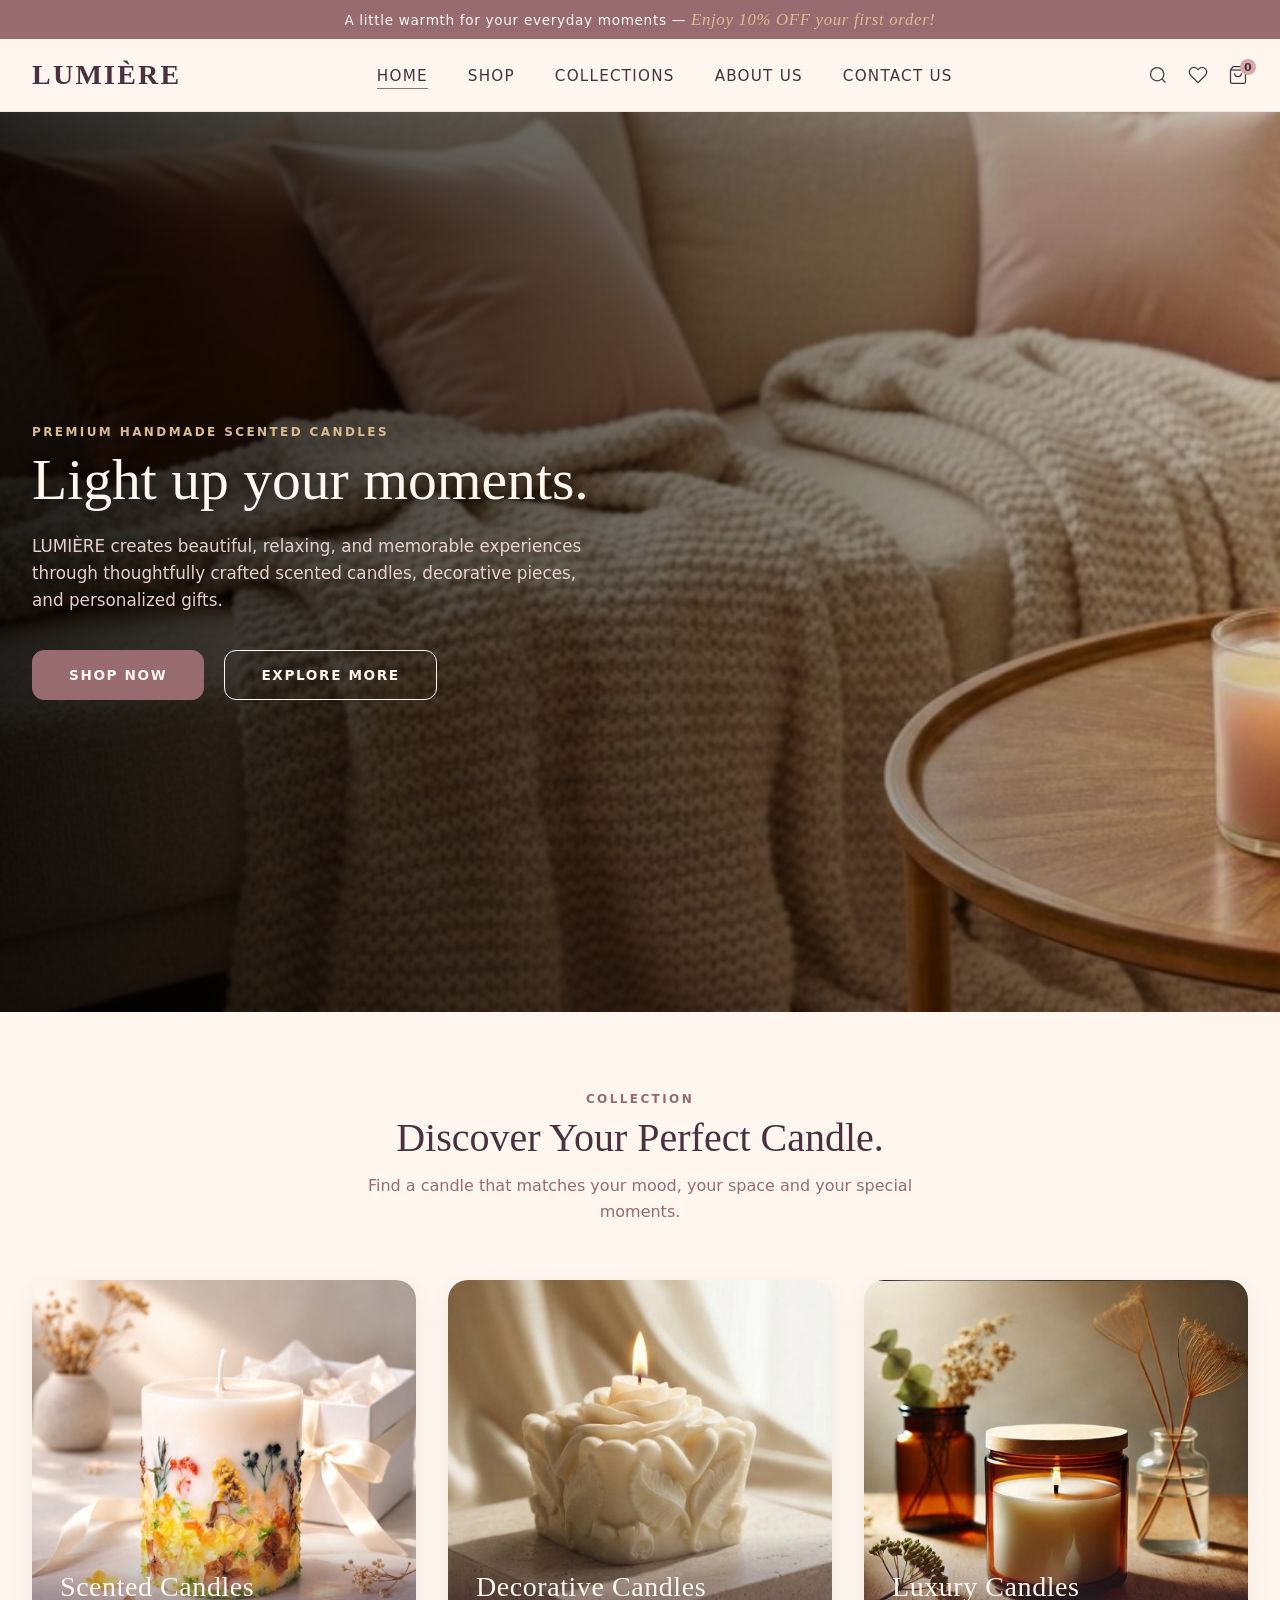
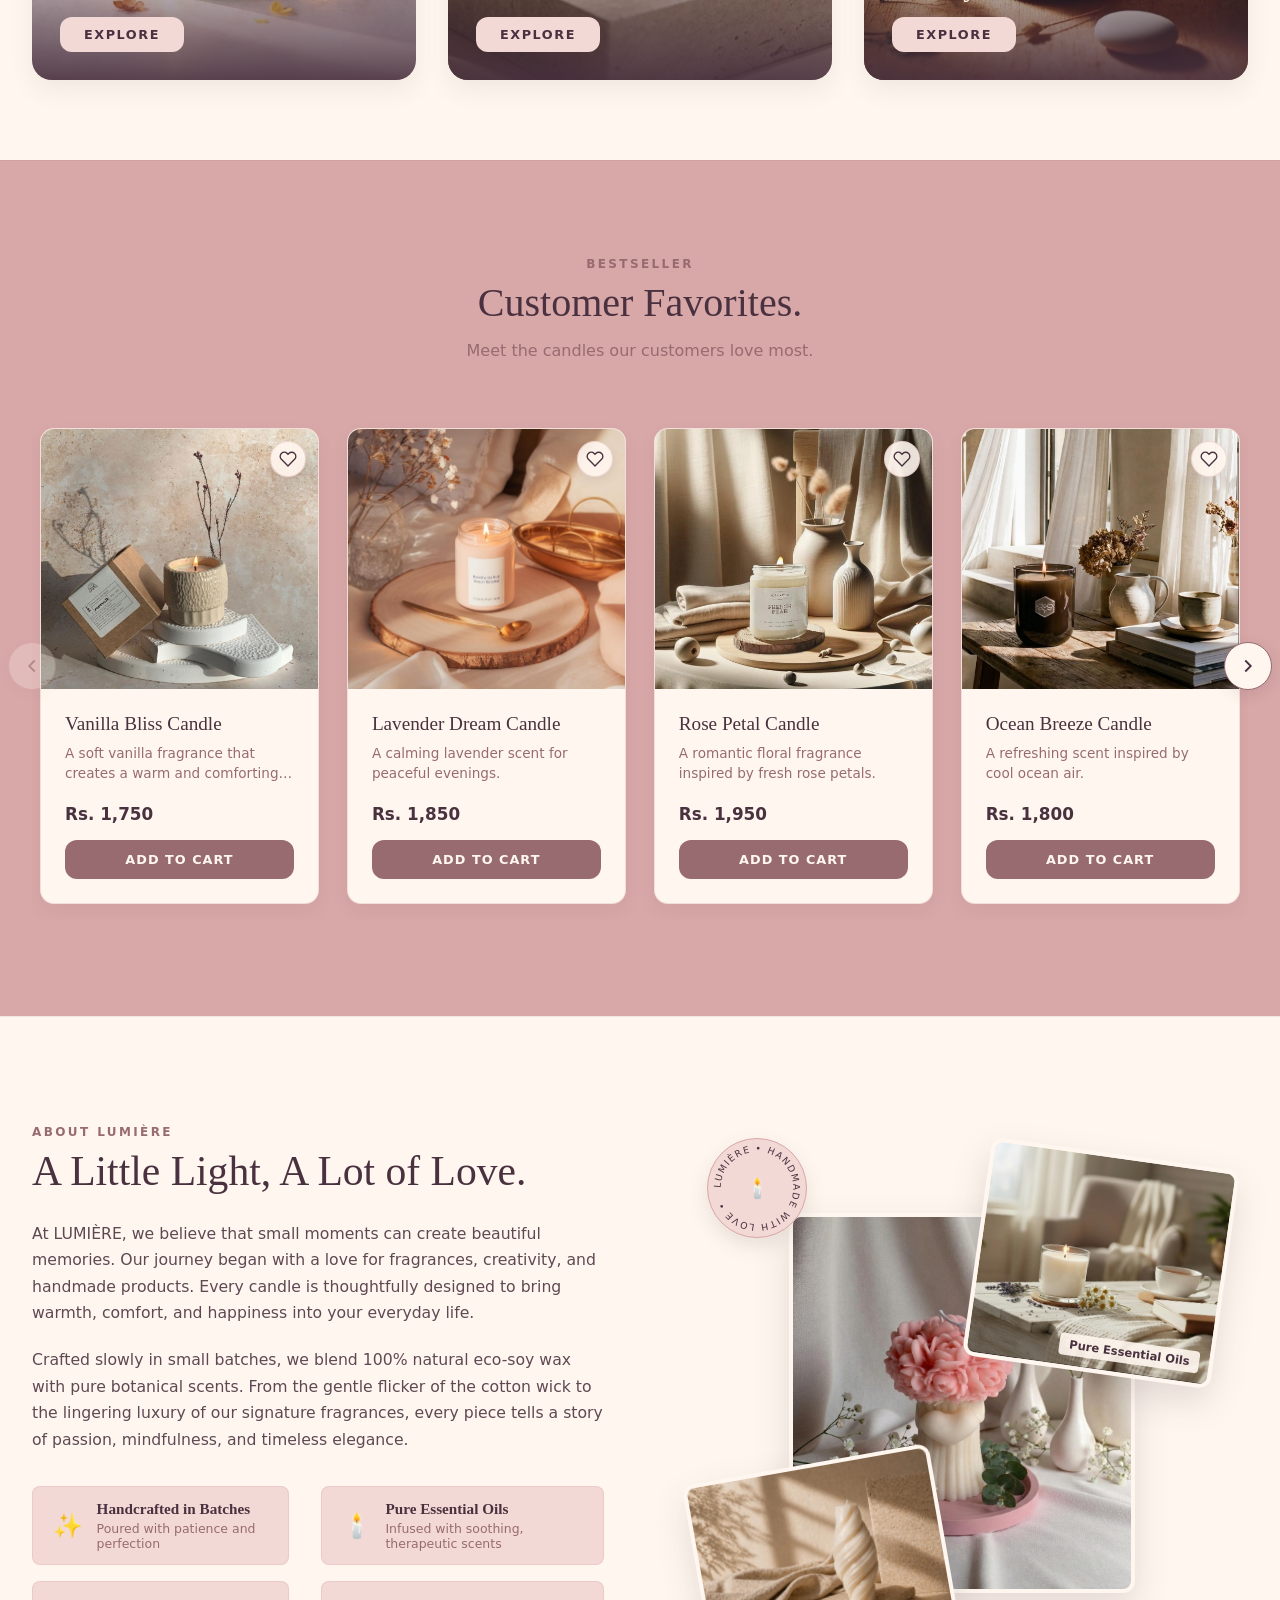
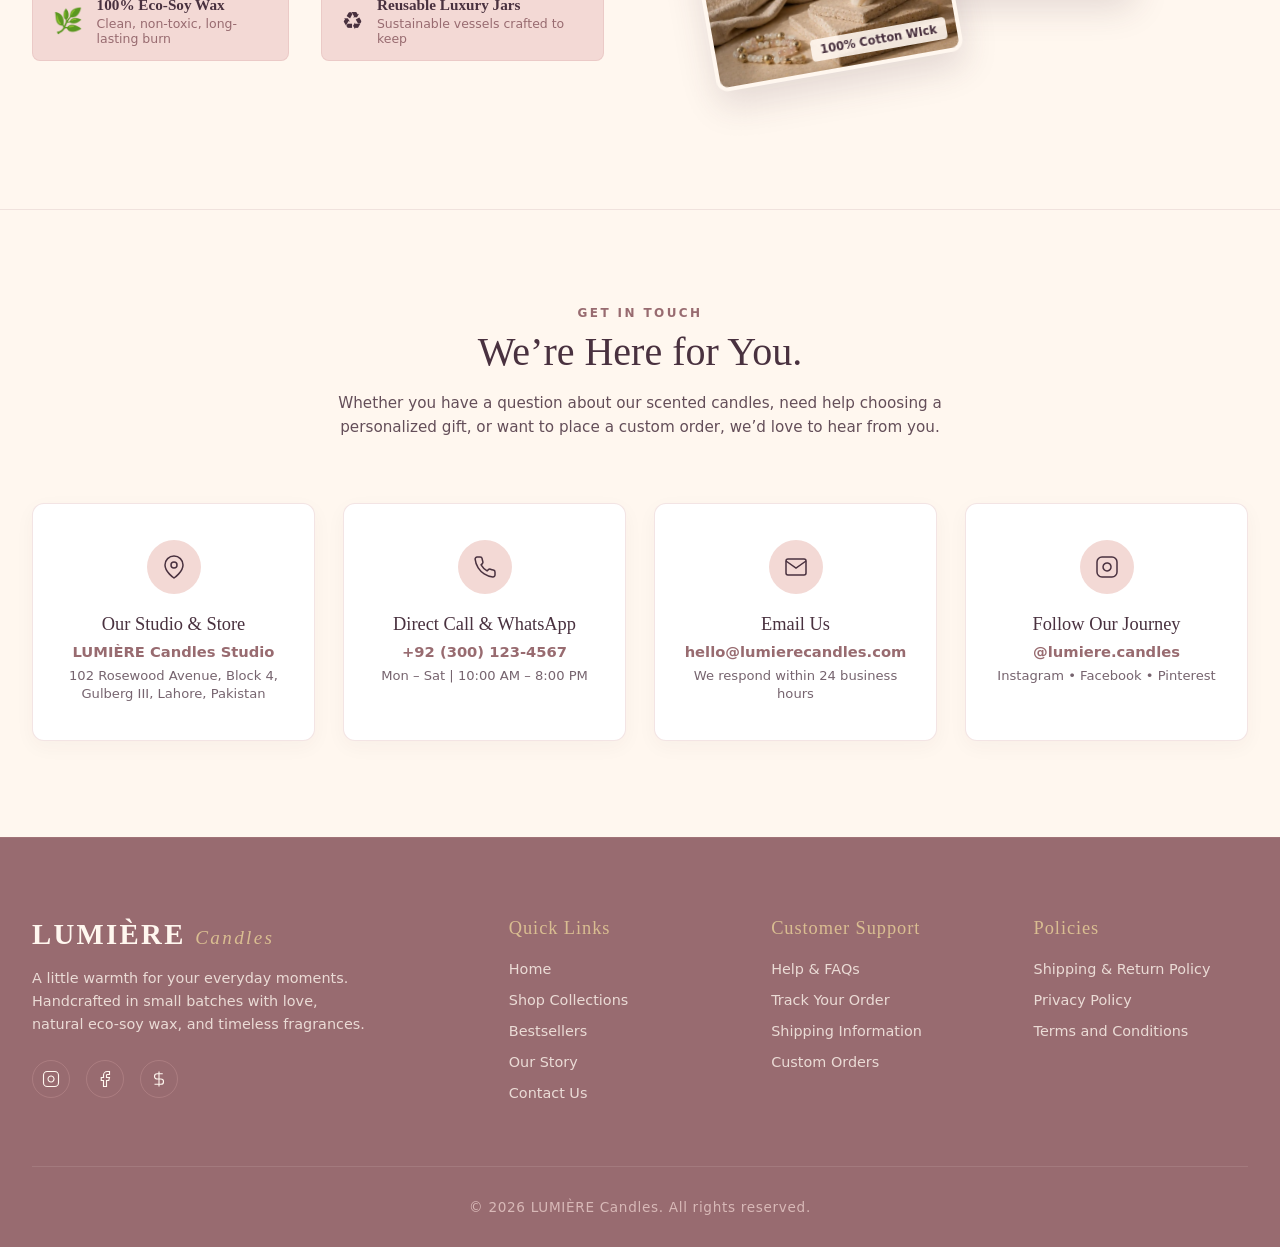
<file: index.html>
<!DOCTYPE html>
<html lang="en">

<head>

  <meta charset="UTF-8">
  <meta name="viewport" content="width=device-width, initial-scale=1.0">
  <title>LUMIÈRE</title>
  <link rel="stylesheet" href="styles.css">

</head>

<body>

  <!-- A. Announcement Bar -->
  <div class="announcement-bar">
    <p>A little warmth for your everyday moments — <span class="accent-text">Enjoy 10% OFF your first order!</span></p>
  </div>

  <!-- B. Navigation Bar -->
  <header class="site-header">
    <div class="navbar-container">

      <!-- Mobile Hamburger Toggle -->
      <button class="mobile-toggle" id="mobileToggle" aria-label="Toggle Navigation">
        <span></span>
        <span></span>
        <span></span>
      </button>

      <!-- Brand Logo -->
      <a href="#" class="brand-logo">LUMIÈRE</a>

      <!-- Center Navigation Links -->
      <nav class="nav-links" id="navLinks">
        <ul>
          <li><a href="#home" class="active">Home</a></li>
          <li><a href="#bestsellers">Shop</a></li>
          <li><a href="#collections">Collections</a></li>
          <li><a href="#story">About Us</a></li>
          <li><a href="#contact">Contact Us</a></li>
        </ul>
      </nav>

      <!-- Right Action Icons -->
      <div class="nav-actions">
        <!-- Search Icon -->
        <button class="icon-btn" aria-label="Search">
          <svg width="20" height="20" viewBox="0 0 24 24" fill="none" stroke="currentColor" stroke-width="1.5">
            <circle cx="11" cy="11" r="8"></circle>
            <line x1="21" y1="21" x2="16.65" y2="16.65"></line>
          </svg>
        </button>

        <!-- Wishlist Link -->
        <a href="wishlist.html" class="icon-btn" aria-label="Wishlist">
          <svg width="20" height="20" viewBox="0 0 24 24" fill="none" stroke="currentColor" stroke-width="1.5">
            <path
              d="M20.84 4.61a5.5 5.5 0 0 0-7.78 0L12 5.67l-1.06-1.06a5.5 5.5 0 0 0-7.78 7.78l1.06 1.06L12 21.23l7.78-7.78 1.06-1.06a5.5 5.5 0 0 0 0-7.78z">
            </path>
          </svg>
        </a>

        <!-- Shopping Bag Link -->
        <a href="cart.html" class="icon-btn bag-btn" aria-label="Shopping Bag">
          <svg width="20" height="20" viewBox="0 0 24 24" fill="none" stroke="currentColor" stroke-width="1.5">
            <path d="M6 2L3 6v14a2 2 0 0 0 2 2h14a2 2 0 0 0 2-2V6l-3-4z"></path>
            <line x1="3" y1="6" x2="21" y2="6"></line>
            <path d="M16 10a4 4 0 0 1-8 0"></path>
          </svg>
          <span class="bag-count">0</span>
        </a>
      </div>

    </div>
  </header>

  <!-- C. Hero Section -->
  <section class="hero-section" id="home">
    <!-- Full Background Image Container -->
    <div class="hero-bg-overlay"></div>

    <!-- Hero Content Left-Aligned -->
    <div class="hero-container">
      <div class="hero-content">
        <span class="hero-eyebrow">PREMIUM HANDMADE SCENTED CANDLES</span>

        <h1 class="hero-title">Light up your moments.</h1>

        <p class="hero-description">
          LUMIÈRE creates beautiful, relaxing, and memorable experiences through thoughtfully crafted scented candles,
          decorative pieces, and personalized gifts.
        </p>

        <div class="hero-btn-group">
          <a href="#bestsellers" class="btn btn-primary">Shop Now</a>
          <a href="#collections" class="btn btn-secondary">Explore more</a>
        </div>
      </div>
    </div>
  </section>

  <!-- D. Shop by Collection Section (Updated Links) -->
  <section class="collections-section" id="collections">
    <div class="collections-container">

      <div class="section-header">
        <span class="collection-eyebrow">COLLECTION</span>
        <h2 class="section-title">Discover Your Perfect Candle.</h2>
        <p class="section-description">
          Find a candle that matches your mood, your space and your special moments.
        </p>
      </div>

      <div class="collections-grid">

        <!-- Card 1: Scented Candles -->
        <div class="collection-card">
          <img src="assets/scent-candle-1.jpeg" alt="Scented Candles" class="card-img" loading="lazy">
          <div class="card-overlay">
            <h3 class="card-name">Scented Candles</h3>
            <a href="shop.html?category=scented" class="btn-explore" data-category="scented">Explore</a>
          </div>
        </div>

        <!-- Card 2: Decorative Candles -->
        <div class="collection-card">
          <img src="assets/flower-candle-1.jpeg" alt="Decorative Candles" class="card-img" loading="lazy">
          <div class="card-overlay">
            <h3 class="card-name">Decorative Candles</h3>
            <a href="shop.html?category=decorative" class="btn-explore" data-category="decorative">Explore</a>
          </div>
        </div>

        <!-- Card 3: Luxury Candles -->
        <div class="collection-card">
          <img src="assets/candle-1.jpeg" alt="Luxury Candles" class="card-img" loading="lazy">
          <div class="card-overlay">
            <h3 class="card-name">Luxury Candles</h3>
            <a href="shop.html?category=luxury" class="btn-explore" data-category="luxury">Explore</a>
          </div>
        </div>

      </div>

    </div>
  </section>

  <!-- E. Bestsellers Carousel Section -->
  <section class="bestsellers-section" id="bestsellers">
    <div class="bestsellers-container">

      <div class="section-header center">
        <span class="bestseller-eyebrow">BESTSELLER</span>
        <h2 class="section-title">Customer Favorites.</h2>
        <p class="section-description">Meet the candles our customers love most.</p>
      </div>

      <div class="carousel-outer-wrapper">
        <button class="arrow-btn prev-arrow" id="prevBtn" aria-label="Previous Products" disabled>
          <svg width="22" height="22" viewBox="0 0 24 24" fill="none" stroke="currentColor" stroke-width="2">
            <polyline points="15 18 9 12 15 6"></polyline>
          </svg>
        </button>

        <div class="carousel-wrapper">
          <div class="carousel-track" id="carouselTrack">

            <!-- Card 1 -->
            <div class="product-card" data-id="b1" data-name="Vanilla Bliss Candle" data-price="1750"
              data-img="assets/candle-2.jpeg">
              <div class="product-image-box">
                <button class="wishlist-btn" aria-label="Wishlist">
                  <svg width="18" height="18" viewBox="0 0 24 24" fill="none" stroke="currentColor" stroke-width="1.8">
                    <path
                      d="M20.84 4.61a5.5 5.5 0 0 0-7.78 0L12 5.67l-1.06-1.06a5.5 5.5 0 0 0-7.78 7.78l1.06 1.06L12 21.23l7.78-7.78 1.06-1.06a5.5 5.5 0 0 0 0-7.78z">
                    </path>
                  </svg>
                </button>
                <img src="assets/candle-2.jpeg" alt="Vanilla Bliss Candle">
              </div>
              <div class="product-info">
                <h3 class="product-title">Vanilla Bliss Candle</h3>
                <p class="product-desc">A soft vanilla fragrance that creates a warm and comforting atmosphere.</p>
                <div class="product-price">Rs. 1,750</div>
                <button class="btn-add-cart">Add to Cart</button>
              </div>
            </div>

            <!-- Card 2 -->
            <div class="product-card" data-id="b2" data-name="Lavender Dream Candle" data-price="1850"
              data-img="assets/candle-6.jpeg">
              <div class="product-image-box">
                <button class="wishlist-btn" aria-label="Wishlist">
                  <svg width="18" height="18" viewBox="0 0 24 24" fill="none" stroke="currentColor" stroke-width="1.8">
                    <path
                      d="M20.84 4.61a5.5 5.5 0 0 0-7.78 0L12 5.67l-1.06-1.06a5.5 5.5 0 0 0-7.78 7.78l1.06 1.06L12 21.23l7.78-7.78 1.06-1.06a5.5 5.5 0 0 0 0-7.78z">
                    </path>
                  </svg>
                </button>
                <img src="assets/candle-6.jpeg" alt="Lavender Dream Candle">
              </div>
              <div class="product-info">
                <h3 class="product-title">Lavender Dream Candle</h3>
                <p class="product-desc">A calming lavender scent for peaceful evenings.</p>
                <div class="product-price">Rs. 1,850</div>
                <button class="btn-add-cart">Add to Cart</button>
              </div>
            </div>

            <!-- Card 3 -->
            <div class="product-card" data-id="b3" data-name="Rose Petal Candle" data-price="1950"
              data-img="assets/candle-4.jpeg">
              <div class="product-image-box">
                <button class="wishlist-btn" aria-label="Wishlist">
                  <svg width="18" height="18" viewBox="0 0 24 24" fill="none" stroke="currentColor" stroke-width="1.8">
                    <path
                      d="M20.84 4.61a5.5 5.5 0 0 0-7.78 0L12 5.67l-1.06-1.06a5.5 5.5 0 0 0-7.78 7.78l1.06 1.06L12 21.23l7.78-7.78 1.06-1.06a5.5 5.5 0 0 0 0-7.78z">
                    </path>
                  </svg>
                </button>
                <img src="assets/candle-4.jpeg" alt="Rose Petal Candle">
              </div>
              <div class="product-info">
                <h3 class="product-title">Rose Petal Candle</h3>
                <p class="product-desc">A romantic floral fragrance inspired by fresh rose petals.</p>
                <div class="product-price">Rs. 1,950</div>
                <button class="btn-add-cart">Add to Cart</button>
              </div>
            </div>

            <!-- Card 4 -->
            <div class="product-card" data-id="b4" data-name="Ocean Breeze Candle" data-price="1800"
              data-img="assets/candle-5.jpeg">
              <div class="product-image-box">
                <button class="wishlist-btn" aria-label="Wishlist">
                  <svg width="18" height="18" viewBox="0 0 24 24" fill="none" stroke="currentColor" stroke-width="1.8">
                    <path
                      d="M20.84 4.61a5.5 5.5 0 0 0-7.78 0L12 5.67l-1.06-1.06a5.5 5.5 0 0 0-7.78 7.78l1.06 1.06L12 21.23l7.78-7.78 1.06-1.06a5.5 5.5 0 0 0 0-7.78z">
                    </path>
                  </svg>
                </button>
                <img src="assets/candle-5.jpeg" alt="Ocean Breeze Candle">
              </div>
              <div class="product-info">
                <h3 class="product-title">Ocean Breeze Candle</h3>
                <p class="product-desc">A refreshing scent inspired by cool ocean air.</p>
                <div class="product-price">Rs. 1,800</div>
                <button class="btn-add-cart">Add to Cart</button>
              </div>
            </div>

            <!-- Hidden Item 5 -->
            <div class="product-card" data-id="b5" data-name="Amber Glow Candle" data-price="2100"
              data-img="assets/flower-candle-8.jpeg">
              <div class="product-image-box">
                <button class="wishlist-btn" aria-label="Wishlist">
                  <svg width="18" height="18" viewBox="0 0 24 24" fill="none" stroke="currentColor" stroke-width="1.8">
                    <path
                      d="M20.84 4.61a5.5 5.5 0 0 0-7.78 0L12 5.67l-1.06-1.06a5.5 5.5 0 0 0-7.78 7.78l1.06 1.06L12 21.23l7.78-7.78 1.06-1.06a5.5 5.5 0 0 0 0-7.78z">
                    </path>
                  </svg>
                </button>
                <img src="assets/flower-candle-8.jpeg" alt="Amber Glow Candle">
              </div>
              <div class="product-info">
                <h3 class="product-title">Amber Glow Candle</h3>
                <p class="product-desc">Rich golden amber notes combined with subtle cedarwood warmth.</p>
                <div class="product-price">Rs. 2,100</div>
                <button class="btn-add-cart">Add to Cart</button>
              </div>
            </div>

            <!-- Hidden Item 6 -->
            <div class="product-card" data-id="b6" data-name="Cinnamon Spice Candle" data-price="1900"
              data-img="assets/candle-7.jpeg">
              <div class="product-image-box">
                <button class="wishlist-btn" aria-label="Wishlist">
                  <svg width="18" height="18" viewBox="0 0 24 24" fill="none" stroke="currentColor" stroke-width="1.8">
                    <path
                      d="M20.84 4.61a5.5 5.5 0 0 0-7.78 0L12 5.67l-1.06-1.06a5.5 5.5 0 0 0-7.78 7.78l1.06 1.06L12 21.23l7.78-7.78 1.06-1.06a5.5 5.5 0 0 0 0-7.78z">
                    </path>
                  </svg>
                </button>
                <img src="assets/candle-7.jpeg" alt="Cinnamon Spice Candle">
              </div>
              <div class="product-info">
                <h3 class="product-title">Cinnamon Spice Candle</h3>
                <p class="product-desc">Spiced clove and sweet cinnamon for cozy winter evenings.</p>
                <div class="product-price">Rs. 1,900</div>
                <button class="btn-add-cart">Add to Cart</button>
              </div>
            </div>

            <!-- Hidden Item 7 -->
            <div class="product-card" data-id="b7" data-name="Eucalyptus Mint Candle" data-price="1850"
              data-img="assets/candle-9.jpeg">
              <div class="product-image-box">
                <button class="wishlist-btn" aria-label="Wishlist">
                  <svg width="18" height="18" viewBox="0 0 24 24" fill="none" stroke="currentColor" stroke-width="1.8">
                    <path
                      d="M20.84 4.61a5.5 5.5 0 0 0-7.78 0L12 5.67l-1.06-1.06a5.5 5.5 0 0 0-7.78 7.78l1.06 1.06L12 21.23l7.78-7.78 1.06-1.06a5.5 5.5 0 0 0 0-7.78z">
                    </path>
                  </svg>
                </button>
                <img src="assets/candle-9.jpeg" alt="Eucalyptus Mint Candle">
              </div>
              <div class="product-info">
                <h3 class="product-title">Eucalyptus Mint Candle</h3>
                <p class="product-desc">Crisp spearmint infused with natural eucalyptus essential oils.</p>
                <div class="product-price">Rs. 1,850</div>
                <button class="btn-add-cart">Add to Cart</button>
              </div>
            </div>

          </div>
        </div>

        <button class="arrow-btn next-arrow" id="nextBtn" aria-label="Next Products">
          <svg width="22" height="22" viewBox="0 0 24 24" fill="none" stroke="currentColor" stroke-width="2">
            <polyline points="9 18 15 12 9 6"></polyline>
          </svg>
        </button>
      </div>

    </div>
  </section>

  <!-- F. ABOUT BRAND PREVIEW SECTION -->
  <section class="about-brand-section" id="story">
    <div class="about-brand-container">

      <!-- Left Column: Story Content -->
      <div class="about-brand-content">
        <span class="brand-eyebrow">ABOUT LUMIÈRE</span>
        <h2 class="brand-title">A Little Light, A Lot of Love.</h2>

        <p class="brand-description">
          At LUMIÈRE, we believe that small moments can create beautiful memories. Our journey began with a love for
          fragrances, creativity, and handmade products. Every candle is thoughtfully designed to bring warmth, comfort,
          and happiness into your everyday life.
        </p>

        <!-- Additional Custom Brand Story -->
        <p class="brand-description-extended">
          Crafted slowly in small batches, we blend 100% natural eco-soy wax with pure botanical scents. From the gentle
          flicker of the cotton wick to the lingering luxury of our signature fragrances, every piece tells a story of
          passion, mindfulness, and timeless elegance.
        </p>

        <div class="brand-highlights">
          <div class="brand-flex">
            <div class="highlight-item">
              <span class="highlight-icon">✨</span>
              <div>
                <h4>Handcrafted in Batches</h4>
                <p>Poured with patience and perfection</p>
              </div>
            </div>
            <div class="highlight-item">
              <span class="highlight-icon">🌿</span>
              <div>
                <h4>100% Eco-Soy Wax</h4>
                <p>Clean, non-toxic, long-lasting burn</p>
              </div>
            </div>
          </div>


          <div class="brand-flex">
            <div class="highlight-item">
              <span class="highlight-icon">🕯️</span>
              <div>
                <h4>Pure Essential Oils</h4>
                <p>Infused with soothing, therapeutic scents</p>
              </div>
            </div>
            <div class="highlight-item">
              <span class="highlight-icon">♻️</span>
              <div>
                <h4>Reusable Luxury Jars</h4>
                <p>Sustainable vessels crafted to keep</p>
              </div>
            </div>
          </div>

        </div>

      </div>

      <!-- Right Column: Artistic Tilted Multi-Image Composition -->
      <div class="about-brand-visual">
        <div class="editorial-gallery-wrapper">

          <!-- Main Large Base Image -->
          <div class="gallery-card main-card">
            <img src="assets\flower-candle-3.jpeg" alt="LUMIÈRE Artisan Candle Pouring">
            <span class="floating-tag main-tag">Artisanal Pouring</span>
          </div>

          <!-- Top Right Tilted Image Card -->
          <div class="gallery-card tilt-right">
            <img src="assets\candle-12.jpeg" alt="Botanical Scents">
            <span class="image-caption">Pure Essential Oils</span>
          </div>

          <!-- Bottom Left Tilted Image Card -->
          <div class="gallery-card tilt-left">
            <img src="assets\scent-candle-3.jpeg" alt="Warm Cozy Flame">
            <span class="image-caption">100% Cotton Wick</span>
          </div>

          <!-- Decorative Aesthetic Badge -->
          <div class="artisan-badge">
            <svg class="badge-text-ring" viewBox="0 0 100 100" width="100" height="100">
              <path id="circlePath" d="M 50, 50 m -37, 0 a 37,37 0 1,1 74,0 a 37,37 0 1,1 -74,0" fill="none" />
              <text font-size="9.5" fill="#49313F" letter-spacing="1.5">
                <textPath href="#circlePath">LUMIÈRE • HANDMADE WITH LOVE •</textPath>
              </text>
            </svg>
            <span class="badge-center-icon">🕯️</span>
          </div>

        </div>
      </div>

    </div>
  </section>

  <!-- G. CONTACT & STORE INFORMATION SECTION -->
  <section class="contact-section" id="contact">
    <div class="contact-container">

      <!-- Section Header (Centered) -->
      <div class="contact-header">
        <span class="contact-eyebrow">GET IN TOUCH</span>
        <h2 class="contact-title">We’re Here for You.</h2>
        <p class="contact-description">
          Whether you have a question about our scented candles, need help choosing a personalized gift, or want to
          place a custom order, we’d love to hear from you.
        </p>
      </div>

      <!-- Contact Details Grid (4 Cards) -->
      <div class="contact-grid">

        <!-- Card 1: Main Location / Studio -->
        <div class="contact-card">
          <div class="contact-icon">
            <svg width="24" height="24" viewBox="0 0 24 24" fill="none" stroke="currentColor" stroke-width="1.5">
              <path d="M21 10c0 7-9 13-9 13s-9-6-9-13a9 9 0 0 1 18 0z"></path>
              <circle cx="12" cy="10" r="3"></circle>
            </svg>
          </div>
          <h3 class="card-heading">Our Studio & Store</h3>
          <p class="card-detail">LUMIÈRE Candles Studio</p>
          <p class="card-subtext">102 Rosewood Avenue, Block 4, Gulberg III, Lahore, Pakistan</p>
        </div>

        <!-- Card 2: Phone & WhatsApp Support -->
        <div class="contact-card">
          <div class="contact-icon">
            <svg width="24" height="24" viewBox="0 0 24 24" fill="none" stroke="currentColor" stroke-width="1.5">
              <path
                d="M22 16.92v3a2 2 0 0 1-2.18 2 19.79 19.79 0 0 1-8.63-3.07 19.5 19.5 0 0 1-6-6 19.79 19.79 0 0 1-3.07-8.67A2 2 0 0 1 4.11 2h3a2 2 0 0 1 2 1.72 12.84 12.84 0 0 0 .7 2.81 2 2 0 0 1-.45 2.11L8.09 9.91a16 16 0 0 0 6 6l1.27-1.27a2 2 0 0 1 2.11-.45 12.84 12.84 0 0 0 2.81.7A2 2 0 0 1 22 16.92z">
              </path>
            </svg>
          </div>
          <h3 class="card-heading">Direct Call & WhatsApp</h3>
          <p class="card-detail">+92 (300) 123-4567</p>
          <p class="card-subtext">Mon – Sat | 10:00 AM – 8:00 PM</p>
        </div>

        <!-- Card 3: Customer Care Email -->
        <div class="contact-card">
          <div class="contact-icon">
            <svg width="24" height="24" viewBox="0 0 24 24" fill="none" stroke="currentColor" stroke-width="1.5">
              <path d="M4 4h16c1.1 0 2 .9 2 2v12c0 1.1-.9 2-2 2H4c-1.1 0-2-.9-2-2V6c0-1.1.9-2 2-2z"></path>
              <polyline points="22,6 12,13 2,6"></polyline>
            </svg>
          </div>
          <h3 class="card-heading">Email Us</h3>
          <p class="card-detail">hello@lumierecandles.com</p>
          <p class="card-subtext">We respond within 24 business hours</p>
        </div>

        <!-- Card 4: Social Media Connect -->
        <div class="contact-card">
          <div class="contact-icon">
            <svg width="24" height="24" viewBox="0 0 24 24" fill="none" stroke="currentColor" stroke-width="1.5">
              <rect x="2" y="2" width="20" height="20" rx="5" ry="5"></rect>
              <path d="M16 11.37A4 4 0 1 1 12.63 8 4 4 0 0 1 16 11.37z"></path>
              <line x1="17.5" y1="6.5" x2="17.51" y2="6.5"></line>
            </svg>
          </div>
          <h3 class="card-heading">Follow Our Journey</h3>
          <p class="card-detail">@lumiere.candles</p>
          <p class="card-subtext">Instagram • Facebook • Pinterest</p>
        </div>

      </div>

    </div>
  </section>

  <!-- H. SITE FOOTER SECTION -->
  <footer class="site-footer">
    <div class="footer-container">

      <!-- Top Footer Columns Grid -->
      <div class="footer-grid">

        <!-- Col 1: Brand Info & Tagline -->
        <div class="footer-col brand-col">
          <a href="#" class="footer-logo">LUMIÈRE <span class="logo-sub">Candles</span></a>
          <p class="footer-tagline">
            A little warmth for your everyday moments. Handcrafted in small batches with love, natural eco-soy wax, and
            timeless fragrances.
          </p>
          <!-- Social Media Icons -->
          <div class="footer-socials">
            <a href="#" aria-label="Instagram" class="social-icon">
              <svg width="18" height="18" viewBox="0 0 24 24" fill="none" stroke="currentColor" stroke-width="1.5">
                <rect x="2" y="2" width="20" height="20" rx="5" ry="5"></rect>
                <path d="M16 11.37A4 4 0 1 1 12.63 8 4 4 0 0 1 16 11.37z"></path>
                <line x1="17.5" y1="6.5" x2="17.51" y2="6.5"></line>
              </svg>
            </a>
            <a href="#" aria-label="Facebook" class="social-icon">
              <svg width="18" height="18" viewBox="0 0 24 24" fill="none" stroke="currentColor" stroke-width="1.5">
                <path d="M18 2h-3a5 5 0 0 0-5 5v3H7v4h3v8h4v-8h3l1-4h-4V7a1 1 0 0 1 1-1h3z"></path>
              </svg>
            </a>
            <a href="#" aria-label="Pinterest" class="social-icon">
              <svg width="18" height="18" viewBox="0 0 24 24" fill="none" stroke="currentColor" stroke-width="1.5">
                <line x1="12" y1="2" x2="12" y2="22"></line>
                <path d="M17 5H9.5a3.5 3.5 0 0 0 0 7h5a3.5 3.5 0 0 1 0 7H6"></path>
              </svg>
            </a>
          </div>
        </div>

        <!-- Col 2: Quick Links -->
        <div class="footer-col">
          <h4 class="footer-heading">Quick Links</h4>
          <ul class="footer-links">
            <li><a href="#home">Home</a></li>
            <li><a href="#bestsellers">Shop Collections</a></li>
            <li><a href="#collections">Bestsellers</a></li>
            <li><a href="#story">Our Story</a></li>
            <li><a href="#contact">Contact Us</a></li>
          </ul>
        </div>

        <!-- Col 3: Customer Support -->
        <div class="footer-col">
          <h4 class="footer-heading">Customer Support</h4>
          <ul class="footer-links">
            <li><a href="info.html?page=faq">Help & FAQs</a></li>
            <li><a href="info.html?page=track">Track Your Order</a></li>
            <li><a href="info.html?page=shipping">Shipping Information</a></li>
            <li><a href="info.html?page=custom">Custom Orders</a></li>
          </ul>
        </div>

        <!-- Col 4: Policies & Legal -->
        <div class="footer-col">
          <h4 class="footer-heading">Policies</h4>
          <ul class="footer-links">
            <li><a href="info.html?page=returns">Shipping & Return Policy</a></li>
            <li><a href="info.html?page=privacy">Privacy Policy</a></li>
            <li><a href="info.html?page=terms">Terms and Conditions</a></li>
          </ul>
        </div>

      </div>

      <!-- Bottom Copyright Bar -->
      <div class="footer-bottom">
        <p>&copy; 2026 LUMIÈRE Candles. All rights reserved.</p>
      </div>

    </div>
  </footer>

  <!-- Search Modal Overlay -->
  <div class="search-modal-overlay" id="searchModal">
    <div class="search-modal-content">
      <div class="search-header-bar">
        <h3>Search LUMIÈRE Candles</h3>
        <button class="search-close-btn" id="searchCloseBtn">&times;</button>
      </div>
      <div class="search-input-wrapper">
        <input type="text" id="searchInputField" placeholder="Type candle name or scent (e.g., Vanilla, Rose)..."
          autofocus>
      </div>
      <div class="search-results-grid" id="searchResultsGrid">
        <p class="search-placeholder-text">Start typing to explore our handcrafted candles...</p>
      </div>
    </div>
  </div>

  <script type="module" src="search-icon.js"></script>
  <script type="module" src="script.js"></script>
</body>

</html>
</file>
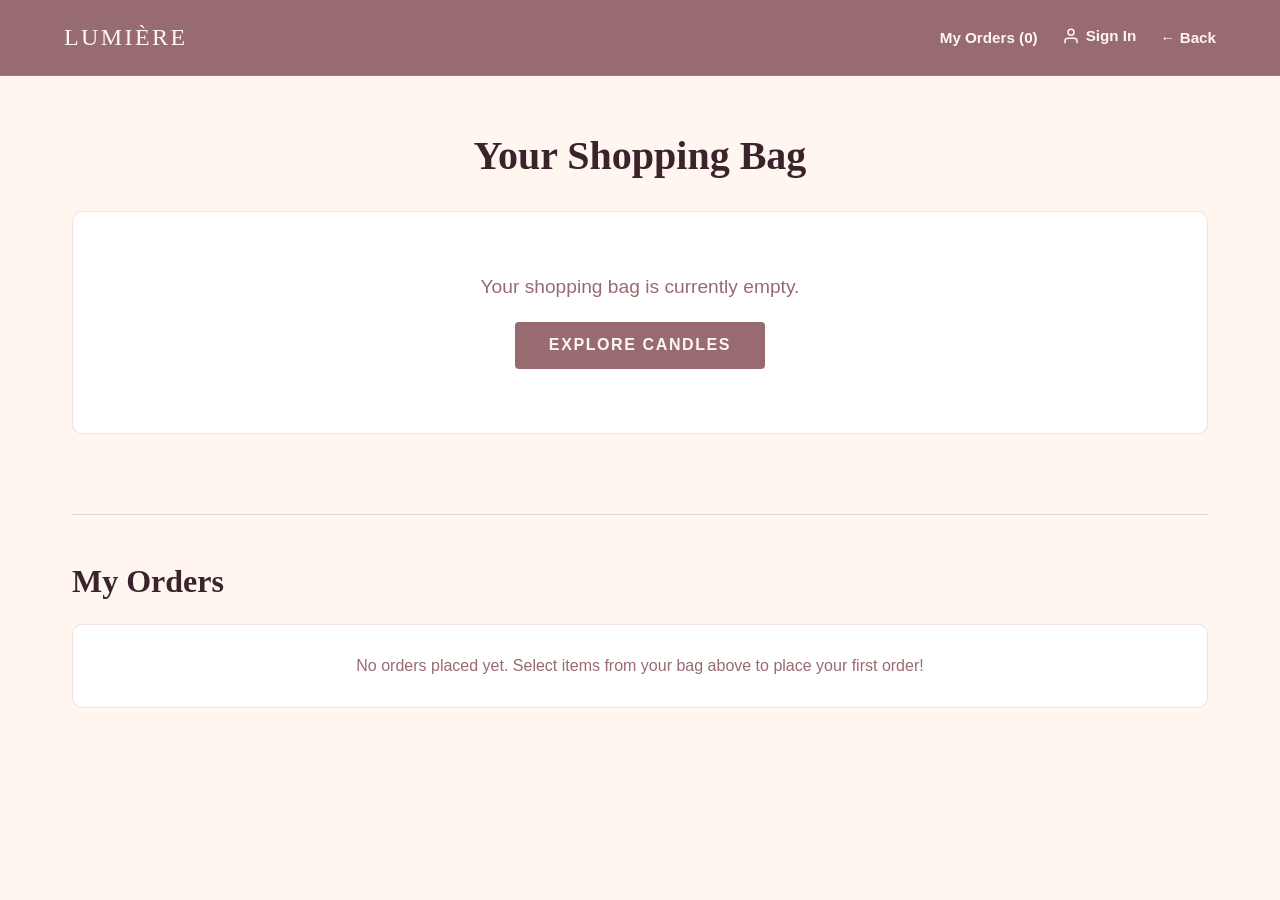
<file: cart.html>
<!DOCTYPE html>
<html lang="en">

<head>
  <meta charset="UTF-8">
  <meta name="viewport" content="width=device-width, initial-scale=1.0">
  <title>LUMIÈRE Candles - Shopping Bag</title>
  <link rel="stylesheet" href="styles.css">
  <style>
    :root {
      /* Fallback variables in case styles.css doesn't define them */
      --rosewood: #986B70;
      --deep-plum: #3B232B;
      --soft-cream: #FFF7EF;
      --font-heading: 'Georgia', serif;
      --font-body: 'Segoe UI', sans-serif;
      --transition-smooth: all 0.25s ease;
    }

    body {
      background-color: var(--soft-cream);
      font-family: var(--font-body);
      margin: 0;
      color: var(--deep-plum);
    }

    /* Minimalist Navbar */
    .product-nav {
      display: flex;
      justify-content: space-between;
      align-items: center;
      padding: 1.5rem 4rem;
      border-bottom: 1px solid rgba(216, 167, 167, 0.2);
      background-color: var(--rosewood);
    }

    .product-nav .logo {
      font-family: var(--font-heading);
      font-size: 1.5rem;
      color: #FFF7EF;
      text-decoration: none;
      letter-spacing: 0.1em;
    }

    .nav-actions {
      display: flex;
      align-items: center;
      gap: 1.5rem;
    }

    .btn-back,
    .nav-link-btn {
      font-family: var(--font-body);
      background: transparent;
      border: none;
      color: #FFF7EF;
      text-decoration: none;
      font-weight: 600;
      font-size: 0.95rem;
      cursor: pointer;
      transition: opacity 0.2s;
    }

    .btn-back:hover,
    .nav-link-btn:hover {
      opacity: 0.8;
    }

    .user-badge {
      background: rgba(255, 247, 239, 0.18);
      padding: 0.35rem 0.85rem;
      border-radius: 20px;
      color: #FFF7EF;
      font-size: 0.85rem;
      display: flex;
      align-items: center;
      gap: 0.5rem;
    }

    /* Main Container */
    .cart-page-container {
      max-width: 1200px;
      margin: 3.5rem auto;
      padding: 0 2rem;
    }

    .cart-title {
      font-family: var(--font-heading);
      font-size: 2.5rem;
      color: var(--deep-plum);
      margin-bottom: 2rem;
      text-align: center;
    }

    .cart-grid {
      display: grid;
      grid-template-columns: 2fr 1fr;
      gap: 3rem;
    }

    /* Select All Bar */
    .select-all-bar {
      display: flex;
      justify-content: space-between;
      align-items: center;
      background: #fff;
      padding: 0.9rem 1.25rem;
      border-radius: 10px;
      border: 1px solid rgba(216, 167, 167, 0.3);
      margin-bottom: 0.5rem;
      font-weight: 600;
      font-size: 0.95rem;
    }

    .checkbox-label {
      display: flex;
      align-items: center;
      gap: 0.75rem;
      cursor: pointer;
      user-select: none;
    }

    input[type="checkbox"].lumiere-checkbox {
      width: 19px;
      height: 19px;
      accent-color: var(--rosewood);
      cursor: pointer;
      flex-shrink: 0;
    }

    /* Cart Items */
    .cart-items-list {
      display: flex;
      flex-direction: column;
      gap: 1.1rem;
    }

    .cart-item-card {
      display: flex;
      align-items: center;
      background: #fff;
      padding: 1.25rem;
      border-radius: 10px;
      border: 1px solid rgba(216, 167, 167, 0.3);
      gap: 1.25rem;
      transition: var(--transition-smooth);
    }

    .cart-item-card.unchecked {
      opacity: 0.6;
      background: #fafafa;
    }

    .cart-item-img {
      width: 85px;
      height: 85px;
      object-fit: cover;
      border-radius: 6px;
    }

    .cart-item-info {
      flex-grow: 1;
    }

    .cart-item-name {
      font-family: var(--font-heading);
      font-size: 1.2rem;
      color: var(--deep-plum);
      margin: 0 0 0.3rem 0;
    }

    .cart-item-price {
      font-weight: 600;
      color: var(--rosewood);
      margin: 0;
    }

    .btn-remove {
      background: transparent;
      border: none;
      color: #999;
      cursor: pointer;
      font-size: 0.85rem;
      transition: color 0.2s;
    }

    .btn-remove:hover {
      color: #d9534f;
    }

    /* Summary Box */
    .cart-summary-box {
      background: #FFFFFF;
      padding: 2rem;
      border-radius: 10px;
      border: 1px solid rgba(216, 167, 167, 0.4);
      height: fit-content;
      position: sticky;
      top: 2rem;
    }

    .summary-title {
      font-family: var(--font-heading);
      font-size: 1.4rem;
      color: var(--deep-plum);
      margin: 0 0 1.25rem 0;
      border-bottom: 1px solid rgba(152, 107, 112, 0.15);
      padding-bottom: 0.5rem;
    }

    .summary-row {
      display: flex;
      justify-content: space-between;
      margin-bottom: 1rem;
      font-size: 0.95rem;
      color: var(--deep-plum);
    }

    .summary-total {
      font-weight: 700;
      font-size: 1.2rem;
      border-top: 1px solid rgba(152, 107, 112, 0.15);
      padding-top: 1rem;
      margin-top: 1rem;
    }

    .btn-order-now {
      display: block;
      width: 100%;
      padding: 0.9rem;
      background-color: var(--rosewood);
      color: var(--soft-cream);
      border: none;
      border-radius: 4px;
      font-weight: 600;
      text-transform: uppercase;
      letter-spacing: 0.1em;
      cursor: pointer;
      text-align: center;
      margin-top: 1.5rem;
      transition: var(--transition-smooth);
      text-decoration: none;
    }

    .btn-order-now:hover:not(:disabled) {
      background-color: var(--deep-plum);
    }

    .btn-order-now:disabled {
      background-color: #ccc;
      cursor: not-allowed;
    }

    /* My Orders Section */
    .my-orders-section {
      margin-top: 5rem;
      padding-top: 3rem;
      border-top: 1px solid rgba(152, 107, 112, 0.25);
    }

    .orders-header {
      display: flex;
      justify-content: space-between;
      align-items: center;
      margin-bottom: 1.5rem;
    }

    .orders-header h2 {
      font-family: var(--font-heading);
      font-size: 2rem;
      color: var(--deep-plum);
      margin: 0;
    }

    .order-card {
      background: #fff;
      border: 1px solid rgba(216, 167, 167, 0.4);
      border-radius: 10px;
      padding: 1.5rem;
      margin-bottom: 1.25rem;
    }

    .order-card-top {
      display: flex;
      flex-wrap: wrap;
      justify-content: space-between;
      align-items: center;
      gap: 1rem;
      padding-bottom: 1rem;
      margin-bottom: 1rem;
      border-bottom: 1px solid rgba(152, 107, 112, 0.15);
    }

    .tracking-pill {
      background: var(--soft-cream);
      border: 1px solid var(--rosewood);
      color: var(--deep-plum);
      padding: 0.35rem 0.85rem;
      border-radius: 20px;
      font-weight: 700;
      font-size: 0.9rem;
      letter-spacing: 0.04em;
    }

    .status-badge {
      background: #e6f4ea;
      color: #1e7e34;
      padding: 0.3rem 0.75rem;
      border-radius: 20px;
      font-size: 0.82rem;
      font-weight: 600;
    }

    .order-items-mini {
      display: flex;
      flex-wrap: wrap;
      gap: 1rem;
      margin-bottom: 1rem;
    }

    .order-mini-item {
      display: flex;
      align-items: center;
      gap: 0.65rem;
      background: var(--soft-cream);
      padding: 0.5rem 0.85rem;
      border-radius: 6px;
      font-size: 0.9rem;
    }

    .order-mini-item img {
      width: 40px;
      height: 40px;
      border-radius: 4px;
      object-fit: cover;
    }

    .order-card-bottom {
      display: flex;
      justify-content: space-between;
      align-items: center;
      font-size: 0.95rem;
      color: var(--rosewood);
    }

    /* Sign In Modal */
    .modal-overlay {
      position: fixed;
      inset: 0;
      background: rgba(59, 35, 43, 0.6);
      display: none;
      justify-content: center;
      align-items: center;
      z-index: 1000;
      padding: 1rem;
    }

    .modal-overlay.active {
      display: flex;
    }

    .modal-box {
      background: #fff;
      max-width: 420px;
      width: 100%;
      padding: 2.25rem;
      border-radius: 12px;
      box-shadow: 0 15px 40px rgba(0, 0, 0, 0.2);
      position: relative;
    }

    .modal-close {
      position: absolute;
      top: 1rem;
      right: 1.25rem;
      background: none;
      border: none;
      font-size: 1.5rem;
      color: #888;
      cursor: pointer;
    }

    .modal-title {
      font-family: var(--font-heading);
      font-size: 1.65rem;
      color: var(--deep-plum);
      margin: 0 0 0.4rem 0;
      text-align: center;
    }

    .modal-subtitle {
      text-align: center;
      color: var(--rosewood);
      font-size: 0.9rem;
      margin-bottom: 1.5rem;
    }

    .form-group {
      margin-bottom: 1rem;
    }

    .form-group label {
      display: block;
      font-size: 0.85rem;
      font-weight: 600;
      margin-bottom: 0.35rem;
      color: var(--deep-plum);
    }

    .form-group input {
      width: 100%;
      padding: 0.75rem;
      border: 1px solid rgba(152, 107, 112, 0.4);
      border-radius: 6px;
      font-size: 0.95rem;
      box-sizing: border-box;
    }

    .form-group input:focus {
      outline: none;
      border-color: var(--rosewood);
    }

    /* User Profile Icon & Dropdown */
    .user-menu-wrapper {
      position: relative;
      display: inline-flex;
      align-items: center;
    }

    .user-icon-btn {
      background: rgba(255, 247, 239, 0.16);
      border: 1px solid rgba(255, 247, 239, 0.35);
      color: #FFF7EF;
      width: 38px;
      height: 38px;
      border-radius: 50%;
      display: flex;
      align-items: center;
      justify-content: center;
      cursor: pointer;
      transition: var(--transition-smooth);
    }

    .user-icon-btn:hover {
      background: rgba(255, 247, 239, 0.28);
    }

    .user-dropdown {
      position: absolute;
      top: 48px;
      right: 0;
      width: 240px;
      background: #FFFFFF;
      color: var(--deep-plum);
      border-radius: 10px;
      border: 1px solid rgba(216, 167, 167, 0.45);
      box-shadow: 0 10px 28px rgba(59, 35, 43, 0.16);
      padding: 1rem;
      display: none;
      z-index: 999;
    }

    .user-dropdown.open {
      display: block;
    }

    .user-dropdown-info {
      border-bottom: 1px solid rgba(152, 107, 112, 0.18);
      padding-bottom: 0.75rem;
      margin-bottom: 0.75rem;
    }

    .user-dropdown-name {
      font-family: var(--font-heading);
      font-size: 1.05rem;
      font-weight: 700;
      color: var(--deep-plum);
      margin: 0 0 0.2rem 0;
    }

    .user-dropdown-detail {
      font-size: 0.82rem;
      color: var(--rosewood);
      margin: 0.15rem 0;
      word-break: break-word;
    }

    .btn-dropdown-logout {
      width: 100%;
      padding: 0.55rem;
      background: var(--soft-cream);
      color: #b53834;
      border: 1px solid rgba(181, 56, 52, 0.25);
      border-radius: 6px;
      font-weight: 600;
      font-size: 0.85rem;
      cursor: pointer;
      transition: var(--transition-smooth);
    }

    .btn-dropdown-logout:hover {
      background: #b53834;
      color: #fff;
    }

    @media (max-width: 768px) {
      .product-nav {
        padding: 1.2rem 1.5rem;
      }

      .cart-grid {
        grid-template-columns: 1fr;
      }
    }
  </style>
</head>

<body>

  <!-- Minimalist Navbar -->
  <nav class="product-nav">
    <a href="index.html" class="logo">LUMIÈRE</a>
    <div class="nav-actions">
      <a href="#myOrdersSection" class="nav-link-btn">My Orders (<span id="navOrderCount">0</span>)</a>
      <span id="userNavArea"></span>
      <a href="javascript:history.back()" class="btn-back">← Back</a>
    </div>
  </nav>

  <div class="cart-page-container">
    <h1 class="cart-title">Your Shopping Bag</h1>

    <div class="cart-grid" id="cartGrid">
      <!-- Injected via JS -->
    </div>

    <!-- My Orders Section -->
    <section class="my-orders-section" id="myOrdersSection">
      <div class="orders-header">
        <h2>My Orders</h2>
      </div>
      <div id="ordersListContainer">
        <!-- Placed orders injected here -->
      </div>
    </section>
  </div>

  <!-- Sign In / Login Modal -->
  <div class="modal-overlay" id="authModal">
    <div class="modal-box">
      <button class="modal-close" onclick="closeAuthModal()">&times;</button>
      <h2 class="modal-title">Sign In to Continue</h2>
      <p class="modal-subtitle">Please sign in to place your LUMIÈRE order and receive your tracking ID.</p>
      <form id="loginForm">
        <div class="form-group">
          <label for="userName">Full Name</label>
          <input type="text" id="userName" placeholder="e.g., Ayesha Khan" required>
        </div>
        <div class="form-group">
          <label for="userEmail">Email or Phone Number</label>
          <input type="text" id="userEmail" placeholder="e.g., ayesha@example.com" required>
        </div>
        <div class="form-group">
          <label for="userAddress">Delivery Address</label>
          <input type="text" id="userAddress" placeholder="House #, Street, City" required>
        </div>
        <button type="submit" class="btn-order-now">Sign In & Place Order</button>
      </form>
    </div>
  </div>

  <script>
    document.addEventListener('DOMContentLoaded', () => {
      const cartGrid = document.getElementById('cartGrid');
      const ordersListContainer = document.getElementById('ordersListContainer');
      const authModal = document.getElementById('authModal');
      const loginForm = document.getElementById('loginForm');
      const userNavArea = document.getElementById('userNavArea');
      const navOrderCount = document.getElementById('navOrderCount');

      // Track selected item indices in current session
      let selectedIndices = new Set();
      let isInitialized = false;

      function getCart() {
        return JSON.parse(localStorage.getItem('lumiere_cart')) || [];
      }

      function getCurrentUser() {
        return JSON.parse(localStorage.getItem('lumiere_user')) || null;
      }

      function getOrders() {
        return JSON.parse(localStorage.getItem('lumiere_orders')) || [];
      }

      function cleanPrice(price) {
        let num = typeof price === 'string' ? Number(price.replace(/,/g, '')) : Number(price);
        return isNaN(num) ? 0 : num;
      }

      // Render Navbar User State
      function renderUserNav() {
        const user = getCurrentUser();
        const orders = getOrders();
        navOrderCount.textContent = orders.length;

        if (user) {
          userNavArea.innerHTML = `
      <div class="user-menu-wrapper">
        <button class="user-icon-btn" onclick="toggleUserDropdown(event)" title="${user.name}">
          <!-- Person SVG Icon -->
          <svg width="20" height="20" viewBox="0 0 24 24" fill="none" stroke="currentColor" stroke-width="2" stroke-linecap="round" stroke-linejoin="round">
            <path d="M20 21v-2a4 4 0 0 0-4-4H8a4 4 0 0 0-4 4v2"></path>
            <circle cx="12" cy="7" r="4"></circle>
          </svg>
        </button>

        <div class="user-dropdown" id="userDropdown">
          <div class="user-dropdown-info">
            <p class="user-dropdown-name">${user.name}</p>
            <p class="user-dropdown-detail">${user.contact}</p>
            ${user.address ? `<p class="user-dropdown-detail">📍 ${user.address}</p>` : ''}
          </div>
          <button class="btn-dropdown-logout" onclick="logoutUser()">Logout</button>
        </div>
      </div>
    `;
        } else {
          userNavArea.innerHTML = `
      <button onclick="openAuthModal(false)" class="nav-link-btn" style="display:inline-flex;align-items:center;gap:6px;">
        <svg width="18" height="18" viewBox="0 0 24 24" fill="none" stroke="currentColor" stroke-width="2" stroke-linecap="round" stroke-linejoin="round">
          <path d="M20 21v-2a4 4 0 0 0-4-4H8a4 4 0 0 0-4 4v2"></path>
          <circle cx="12" cy="7" r="4"></circle>
        </svg>
        Sign In
      </button>
    `;
        }
      }

      // Render Cart Page with Checkboxes
      function loadCartPage() {
        const cart = getCart();

        // By default on first load, select all items
        if (!isInitialized) {
          cart.forEach((_, idx) => selectedIndices.add(idx));
          isInitialized = true;
        }

        if (cart.length === 0) {
          cartGrid.innerHTML = `
            <div style="grid-column: 1/-1; text-align: center; padding: 4rem; background: #fff; border-radius: 10px; border: 1px solid rgba(216, 167, 167, 0.3);">
              <p style="font-size: 1.2rem; color: var(--rosewood); margin-bottom: 1.5rem;">Your shopping bag is currently empty.</p>
              <a href="index.html" class="btn-order-now" style="max-width: 250px; margin: 0 auto;">Explore Candles</a>
            </div>
          `;
          return;
        }

        const allSelected = cart.length > 0 && selectedIndices.size === cart.length;
        let selectedSubtotal = 0;

        let itemsHTML = `
          <div class="cart-items-list">
            <div class="select-all-bar">
              <label class="checkbox-label">
                <input type="checkbox" class="lumiere-checkbox" ${allSelected ? 'checked' : ''} onchange="toggleSelectAll(this.checked)">
                <span>Select All (${selectedIndices.size} of ${cart.length} selected)</span>
              </label>
            </div>
        `;

        cart.forEach((item, index) => {
          const price = cleanPrice(item.price);
          const isChecked = selectedIndices.has(index);
          if (isChecked) {
            selectedSubtotal += price;
          }

          itemsHTML += `
            <div class="cart-item-card ${isChecked ? '' : 'unchecked'}">
              <input 
                type="checkbox" 
                class="lumiere-checkbox" 
                ${isChecked ? 'checked' : ''} 
                onchange="toggleItemSelection(${index}, this.checked)"
              >
              <img src="${item.img}" alt="${item.name}" class="cart-item-img">
              <div class="cart-item-info">
                <h3 class="cart-item-name">${item.name}</h3>
                <p class="cart-item-price">Rs. ${price.toLocaleString()}</p>
              </div>
              <button class="btn-remove" onclick="removeItem(${index})">Remove</button>
            </div>
          `;
        });
        itemsHTML += '</div>';

        const selectedCount = selectedIndices.size;

        // Dynamic Summary Box based ONLY on checked items
        let summaryHTML = `
          <div class="cart-summary-box">
            <h3 class="summary-title">Order Summary</h3>
            <div class="summary-row">
              <span>Selected Items (${selectedCount})</span>
              <span>Rs. ${selectedSubtotal.toLocaleString()}</span>
            </div>
            <div class="summary-row">
              <span>Shipping</span>
              <span>${selectedCount > 0 ? 'FREE' : 'Rs. 0'}</span>
            </div>
            <div class="summary-row summary-total">
              <span>Total Payable</span>
              <span>Rs. ${selectedSubtotal.toLocaleString()}</span>
            </div>
            <button 
              class="btn-order-now" 
              onclick="handleProceedOrder()" 
              ${selectedCount === 0 ? 'disabled' : ''}
            >
              ${selectedCount === 0 ? 'Select Items to Order' : `Proceed to Order (${selectedCount})`}
            </button>
          </div>
        `;

        cartGrid.innerHTML = itemsHTML + summaryHTML;
      }

      // Render Placed Orders Section
      function loadMyOrders() {
        const orders = getOrders();
        navOrderCount.textContent = orders.length;

        if (orders.length === 0) {
          ordersListContainer.innerHTML = `
            <div style="background:#fff; padding:2rem; border-radius:10px; border:1px solid rgba(216,167,167,0.3); text-align:center; color:var(--rosewood);">
              No orders placed yet. Select items from your bag above to place your first order!
            </div>
          `;
          return;
        }

        ordersListContainer.innerHTML = orders.map(order => `
          <div class="order-card">
            <div class="order-card-top">
              <div>
                <span class="tracking-pill">Tracking ID: ${order.trackingId}</span>
                <span style="margin-left: 0.75rem; font-size: 0.85rem; color: #777;">Placed on ${order.date}</span>
              </div>
              <span class="status-badge">● ${order.status}</span>
            </div>
            <div class="order-items-mini">
              ${order.items.map(item => `
                <div class="order-mini-item">
                  <img src="${item.img}" alt="${item.name}">
                  <span><strong>${item.name}</strong> — Rs. ${cleanPrice(item.price).toLocaleString()}</span>
                </div>
              `).join('')}
            </div>
            <div class="order-card-bottom">
              <span>Customer: <strong>${order.customerName}</strong> (${order.address})</span>
              <span style="font-size: 1.05rem; color: var(--deep-plum);">Total Paid: <strong>Rs. ${order.total.toLocaleString()}</strong></span>
            </div>
          </div>
        `).join('');
      }

      // Toggle single item checkbox
      window.toggleItemSelection = function (index, checked) {
        if (checked) {
          selectedIndices.add(index);
        } else {
          selectedIndices.delete(index);
        }
        loadCartPage();
      };

      // Toggle Select All checkbox
      window.toggleSelectAll = function (checked) {
        const cart = getCart();
        selectedIndices.clear();
        if (checked) {
          cart.forEach((_, idx) => selectedIndices.add(idx));
        }
        loadCartPage();
      };

      // Remove item & sync selectedIndices
      window.removeItem = function (index) {
        let cart = getCart();
        cart.splice(index, 1);
        localStorage.setItem('lumiere_cart', JSON.stringify(cart));

        // Rebuild selectedIndices cleanly after index shift
        const updatedSelection = new Set();
        selectedIndices.forEach(oldIdx => {
          if (oldIdx < index) updatedSelection.add(oldIdx);
          else if (oldIdx > index) updatedSelection.add(oldIdx - 1);
        });
        selectedIndices = updatedSelection;

        loadCartPage();
      };

      // Modal Controls
      let shouldPlaceOrderAfterLogin = false;

      window.openAuthModal = function (placeAfter = false) {
        shouldPlaceOrderAfterLogin = placeAfter;
        authModal.classList.add('active');
      };

      window.closeAuthModal = function () {
        authModal.classList.remove('active');
      };

      window.logoutUser = function () {
        localStorage.removeItem('lumiere_user');
        renderUserNav();
      };

      window.toggleUserDropdown = function (event) {
        event.stopPropagation();
        const dropdown = document.getElementById('userDropdown');
        if (dropdown) {
          dropdown.classList.toggle('open');
        }
      };

      // Agar user dropdown ke bahar kahin click kare to dropdown band ho jaye
      document.addEventListener('click', (e) => {
        const dropdown = document.getElementById('userDropdown');
        if (dropdown && !e.target.closest('.user-menu-wrapper')) {
          dropdown.classList.remove('open');
        }
      });

      // Handle Login Form Submit
      loginForm.addEventListener('submit', (e) => {
        e.preventDefault();
        const user = {
          name: document.getElementById('userName').value.trim(),
          contact: document.getElementById('userEmail').value.trim(),
          address: document.getElementById('userAddress').value.trim()
        };
        localStorage.setItem('lumiere_user', JSON.stringify(user));
        closeAuthModal();
        renderUserNav();

        if (shouldPlaceOrderAfterLogin) {
          completeSelectedOrder();
        }
      });

      // Check Login before Ordering
      window.handleProceedOrder = function () {
        if (selectedIndices.size === 0) {
          alert("Please select at least one candle to order.");
          return;
        }
        const user = getCurrentUser();
        if (!user) {
          openAuthModal(true);
        } else {
          completeSelectedOrder();
        }
      };

      // Finalize Order, Generate Tracking ID & Move Checked Items to My Orders
      function completeSelectedOrder() {
        const cart = getCart();
        const user = getCurrentUser();
        const orderedItems = [];
        const remainingCart = [];
        let orderTotal = 0;

        cart.forEach((item, index) => {
          if (selectedIndices.has(index)) {
            orderedItems.push(item);
            orderTotal += cleanPrice(item.price);
          } else {
            remainingCart.push(item);
          }
        });

        // Generate Unique Tracking ID (e.g., LUM-482910)
        const randomDigits = Math.floor(100000 + Math.random() * 900000);
        const trackingId = `LUM-${randomDigits}`;

        const newOrder = {
          trackingId: trackingId,
          date: new Date().toLocaleDateString('en-GB', { day: 'numeric', month: 'short', year: 'numeric' }),
          customerName: user.name,
          address: user.address,
          items: orderedItems,
          total: orderTotal,
          status: 'Order Confirmed & Processing'
        };

        // Save order to My Orders
        const orders = getOrders();
        orders.unshift(newOrder); // Newest order first
        localStorage.setItem('lumiere_orders', JSON.stringify(orders));

        // Update cart with only unchecked items
        localStorage.setItem('lumiere_cart', JSON.stringify(remainingCart));
        selectedIndices.clear();
        remainingCart.forEach((_, idx) => selectedIndices.add(idx));

        loadCartPage();
        loadMyOrders();

        alert(`🎉 Order Placed Successfully!\n\nYour Tracking ID: ${trackingId}\nYou can track your order below in the "My Orders" section.`);
        document.getElementById('myOrdersSection').scrollIntoView({ behavior: 'smooth' });
      }

      // Initialize page
      renderUserNav();
      loadCartPage();
      loadMyOrders();
    });
  </script>
</body>

</html>
</file>
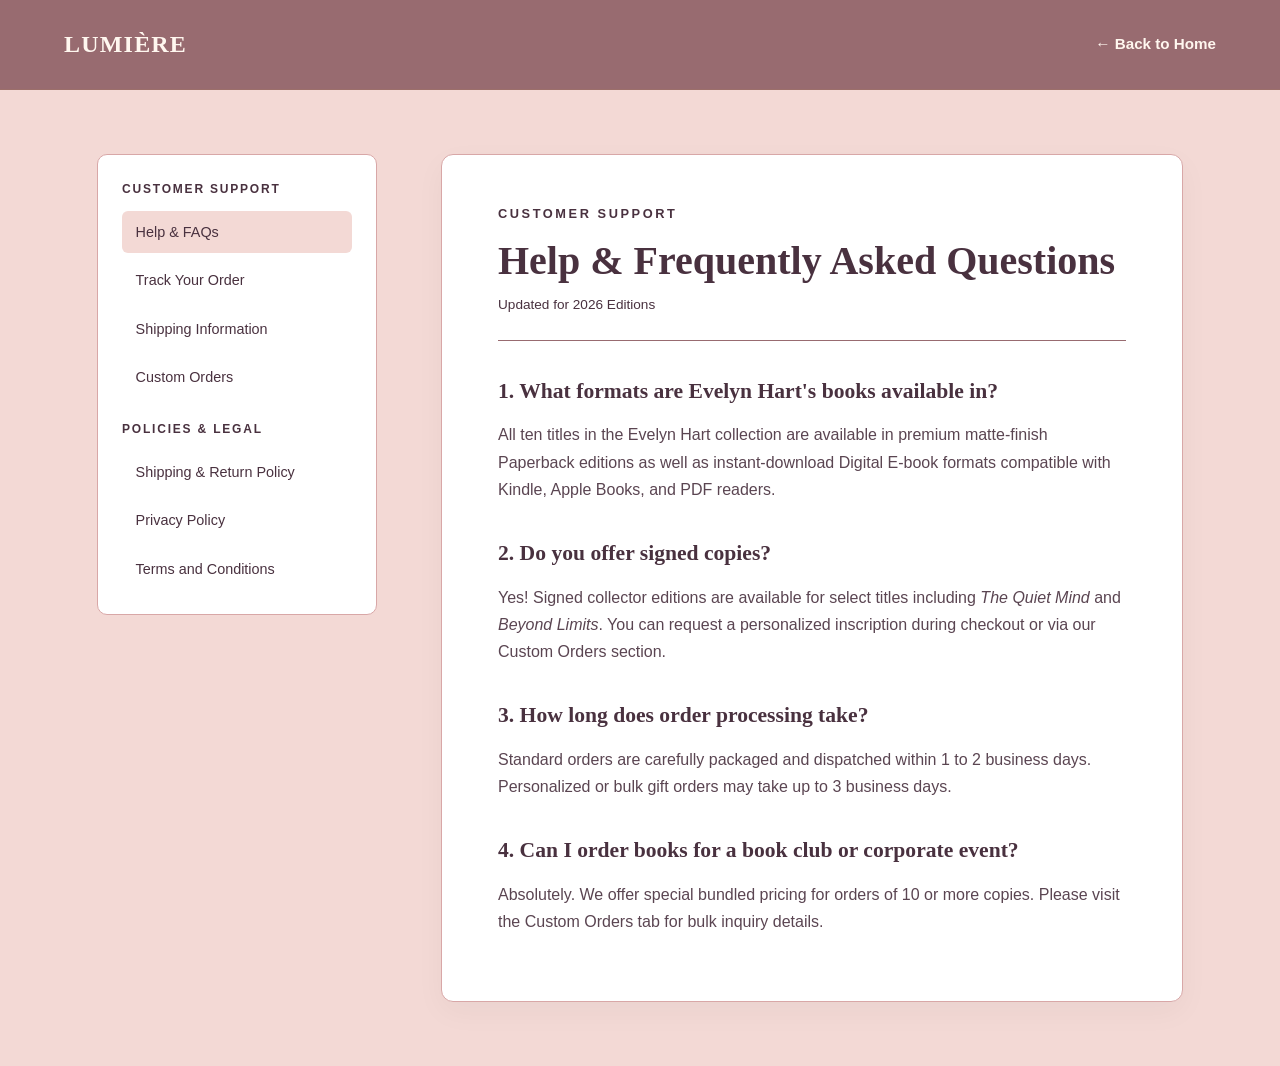
<file: info.html>
<!DOCTYPE html>
<html lang="en">

<head>
    <meta charset="UTF-8">
    <meta name="viewport" content="width=device-width, initial-scale=1.0">
    <title>LUMIÈRE— Information & Policies</title>
    <style>
        :root {
            --dusty-rose: #D8A7A7;
            --blush-pink: #F3D9D5;
            --rosewood: #986B70;
            --soft-cream: #FFF7EF;
            --deep-plum: #49313F;
            --champagne: #D9BD91;

            /* Web-safe / Native System Typography Stack */
            --font-heading: Georgia, 'Times New Roman', serif;
            --font-body: system-ui, -apple-system, BlinkMacSystemFont, 'Segoe UI', Roboto, Helvetica, Arial, sans-serif;
            --font-decorative: Georgia, 'Times New Roman', serif;

            --transition-smooth: all 0.3s ease;
        }

        * {
            box-sizing: border-box;
            margin: 0;
            padding: 0;
        }

        body {
            background-color: var(--blush-pink);
            color: var(--deep-plum);
            font-family: 'Inter', sans-serif;
            line-height: 1.7;
        }

        /* Minimalist Header */
        .info-nav {
            display: flex;
            justify-content: space-between;
            align-items: center;
            padding: 1.5rem 4rem;
            border-bottom: 1px solid rgba(167, 125, 88, 0.25);
            background-color: var(--rosewood);
            position: sticky;
            top: 0;
            z-index: 100;
        }

        .brand-logo {
            font-family: 'Playfair Display', Georgia, serif;
            font-size: 1.5rem;
            font-weight: 700;
            color: var(--soft-cream);
            text-decoration: none;
            letter-spacing: 0.05em;
        }

        .btn-back {
            font-size: 0.95rem;
            font-weight: 600;
            color: var(--soft-cream);
            text-decoration: none;
            transition: color 0.2s ease;
        }

        .btn-back:hover {
            color: var(--champagne);
        }

        /* Main Layout */
        .info-wrapper {
            max-width: 1150px;
            margin: 4rem auto;
            padding: 0 2rem;
            display: grid;
            grid-template-columns: 280px 1fr;
            gap: 4rem;
            align-items: start;
        }

        /* Sidebar Quick Switcher */
        .info-sidebar {
            background-color: #FFFFFF;
            border: 1px solid var(--dusty-rose);
            border-radius: 10px;
            padding: 1.5rem;
            position: sticky;
            top: 100px;
        }

        .sidebar-group-title {
            font-family: 'Montserrat', sans-serif;
            font-size: 0.75rem;
            font-weight: 700;
            letter-spacing: 0.15em;
            text-transform: uppercase;
            color: var(--deep-plum);
            margin-bottom: 0.75rem;
            margin-top: 1.25rem;
        }

        .sidebar-group-title:first-child {
            margin-top: 0;
        }

        .sidebar-list {
            list-style: none;
            display: flex;
            flex-direction: column;
            gap: 0.4rem;
        }

        .sidebar-list a {
            display: block;
            padding: 0.55rem 0.85rem;
            border-radius: 6px;
            text-decoration: none;
            font-size: 0.9rem;
            color: var(--font-heading);
            transition: all 0.2s ease;
        }

        .sidebar-list a:hover {
            background-color: var(--blush-pink);
            color: var(--deep-plum);
        }

        .sidebar-list a.active {
            background-color: var(--blush-pink);
            color: var(--deep-plum);
            font-weight: 500;
        }

        /* Dynamic Content Area */
        .info-content-box {
            background-color: #FFFFFF;
            border: 1px solid var(--dusty-rose);
            border-radius: 12px;
            padding: 3rem 3.5rem;
            box-shadow: 0 10px 30px rgba(27, 58, 47, 0.04);
        }

        .eyebrow {
            font-family: 'Montserrat', sans-serif;
            font-size: 0.8rem;
            font-weight: 600;
            letter-spacing: 0.2em;
            color: var(--deep-plum);
            text-transform: uppercase;
            display: block;
            margin-bottom: 0.75rem;
        }

        .info-main-title {
            font-family: 'Playfair Display', Georgia, serif;
            font-size: 2.5rem;
            color: var(--deep-plum);
            line-height: 1.2;
            margin-bottom: 0.5rem;
        }

        .info-updated {
            font-size: 0.85rem;
            color: var(--deep-plum);
            margin-bottom: 2rem;
            padding-bottom: 1.5rem;
            border-bottom: 1px solid var(--rosewood);
        }

        .info-body h3 {
            font-family: 'Playfair Display', Georgia, serif;
            font-size: 1.35rem;
            color: var(--deep-plum);
            margin-top: 2rem;
            margin-bottom: 0.75rem;
        }

        .info-body h3:first-child {
            margin-top: 0;
        }

        .info-body p {
            font-size: 1rem;
            color: var(--font-body);
            opacity: 0.9;
            margin-bottom: 1.1rem;
        }

        .info-body ul {
            margin-left: 1.5rem;
            margin-bottom: 1.25rem;
        }

        .info-body li {
            margin-bottom: 0.5rem;
            color: var(--font-heading);
        }

        /* Interactive Order Tracker Box (for Track Your Order page) */
        .tracker-box {
            background-color: var(--blush-pink);
            padding: 1.75rem;
            border-radius: 8px;
            border: 1px solid var(--dusty-rose);
            margin-top: 1.5rem;
        }

        .tracker-form {
            display: flex;
            gap: 0.75rem;
            margin-top: 1rem;
        }

        .tracker-input {
            flex: 1;
            padding: 0.8rem 1rem;
            border: 1px solid var(--rosewood);
            border-radius: 6px;
            font-size: 0.95rem;
            outline: none;
        }

        .tracker-btn {
            background-color: var(--deep-plum);
            color: var(--soft-cream);
            border: none;
            padding: 0.8rem 1.5rem;
            border-radius: 6px;
            font-weight: 600;
            cursor: pointer;
            transition: background-color 0.2s;
        }

        .tracker-btn:hover {
            background-color: var(--accent-brown);
            color: var(--deep-plum)
        }

        @media (max-width: 900px) {
            .info-wrapper {
                grid-template-columns: 1fr;
                gap: 2rem;
            }

            .info-sidebar {
                position: static;
            }

            .info-content-box {
                padding: 2rem 1.5rem;
            }

            .info-nav {
                padding: 1.25rem 1.5rem;
            }
        }
    </style>
</head>

<body>

    <!-- Top Navbar -->
    <nav class="info-nav">
        <a href="index.html" class="brand-logo">LUMIÈRE</a>
        <a href="index.html" class="btn-back">← Back to Home</a>
    </nav>

    <!-- Main Content Layout -->
    <div class="info-wrapper">

        <!-- Left Sidebar for Instant Switching -->
        <aside class="info-sidebar">
            <div class="sidebar-group-title">Customer Support</div>
            <ul class="sidebar-list">
                <li><a href="info.html?page=faq" data-page="faq">Help & FAQs</a></li>
                <li><a href="info.html?page=track" data-page="track">Track Your Order</a></li>
                <li><a href="info.html?page=shipping" data-page="shipping">Shipping Information</a></li>
                <li><a href="info.html?page=custom" data-page="custom">Custom Orders</a></li>
            </ul>

            <div class="sidebar-group-title">Policies & Legal</div>
            <ul class="sidebar-list">
                <li><a href="info.html?page=returns" data-page="returns">Shipping & Return Policy</a></li>
                <li><a href="info.html?page=privacy" data-page="privacy">Privacy Policy</a></li>
                <li><a href="info.html?page=terms" data-page="terms">Terms and Conditions</a></li>
            </ul>
        </aside>

        <!-- Right Dynamic Reader Box -->
        <main class="info-content-box" id="infoContentBox">
            <!-- Content injected via JS -->
        </main>

    </div>

    <script>
        // Centralized Dynamic Data for all 7 Footer Links
        const pagesData = {
            faq: {
                eyebrow: "CUSTOMER SUPPORT",
                title: "Help & Frequently Asked Questions",
                updated: "Updated for 2026 Editions",
                content: `
          <h3>1. What formats are Evelyn Hart's books available in?</h3>
          <p>All ten titles in the Evelyn Hart collection are available in premium matte-finish Paperback editions as well as instant-download Digital E-book formats compatible with Kindle, Apple Books, and PDF readers.</p>

          <h3>2. Do you offer signed copies?</h3>
          <p>Yes! Signed collector editions are available for select titles including <em>The Quiet Mind</em> and <em>Beyond Limits</em>. You can request a personalized inscription during checkout or via our Custom Orders section.</p>

          <h3>3. How long does order processing take?</h3>
          <p>Standard orders are carefully packaged and dispatched within 1 to 2 business days. Personalized or bulk gift orders may take up to 3 business days.</p>

          <h3>4. Can I order books for a book club or corporate event?</h3>
          <p>Absolutely. We offer special bundled pricing for orders of 10 or more copies. Please visit the Custom Orders tab for bulk inquiry details.</p>
        `
            },
            track: {
                eyebrow: "ORDER STATUS",
                title: "Track Your Order",
                updated: "Real-Time Dispatch Updates",
                content: `
        <p>Enter your Tracking ID below (generated at checkout, e.g., <strong>LUM-482910</strong>) to check the current shipping and delivery status of your order.</p>
        
        <div class="tracker-box">
            <label for="orderIdInput" style="font-weight: 600; color: var(--deep-plum); font-size: 0.95rem;">Order Tracking ID</label>
            <div class="tracker-form">
                <input type="text" id="orderIdInput" class="tracker-input" placeholder="e.g., LUM-482910">
                <button class="tracker-btn" onclick="checkOrderStatus()">Track Package</button>
            </div>
            <div id="trackerResult" style="margin-top: 1.25rem; display: none;"></div>
        </div>

        <h3>Need further assistance?</h3>
        <p>If your tracking number hasn't updated within 48 hours of dispatch, please reach out to our support team with your tracking ID.</p>
    `
            },
            shipping: {
                eyebrow: "DELIVERY DETAILS",
                title: "Shipping Information",
                updated: "Domestic & International Rates",
                content: `
          <h3>Domestic Delivery</h3>
          <p>We offer complimentary standard shipping on all orders over $35. For orders under $35, a flat shipping fee of $4.99 applies. Standard delivery typically arrives within 3–5 business days.</p>

          <h3>Express Shipping</h3>
          <p>Need your books sooner? Express courier delivery (1–2 business days) is available at checkout for $9.99.</p>

          <h3>International Shipping</h3>
          <p>Evelyn Hart's stories travel worldwide. International shipping takes approximately 7–14 business days depending on local customs processing. Calculated rates are displayed at checkout.</p>
        `
            },
            custom: {
                eyebrow: "BESPOKE & BULK",
                title: "Custom Orders & Signed Editions",
                updated: "Personalized Gifts & Book Clubs",
                content: `
          <h3>Personalized Author Inscriptions</h3>
          <p>Make your gift unforgettable. Whether celebrating a graduation, birthday, or personal milestone, Evelyn Hart can include a handwritten dedication on the title page.</p>

          <h3>Book Club & Event Bundles</h3>
          <ul>
            <li><strong>Small Gatherings (5–15 copies):</strong> 15% discount + complimentary discussion guide cards.</li>
            <li><strong>Corporate & Retreat Orders (16+ copies):</strong> 25% discount + custom ribbon gift wrapping.</li>
          </ul>

          <h3>How to Request</h3>
          <p>Simply add a note in the "Order Instructions" box at checkout, or email your requirements directly to <strong>concierge@evelynhartbooks.com</strong>.</p>
        `
            },
            returns: {
                eyebrow: "POLICIES",
                title: "Shipping & Return Policy",
                updated: "Last Updated: November 2026",
                content: `
          <h3>30-Day Reader Satisfaction Guarantee</h3>
          <p>We take immense pride in the print quality of every book. If you are not completely satisfied with your physical purchase, you may return unread books in their original condition within 30 days of delivery for a full refund or exchange.</p>

          <h3>Damaged or Defective Copies</h3>
          <p>If your package arrives damaged in transit, please send a photo of the book within 7 days of receipt, and we will immediately dispatch a free replacement copy at no cost to you.</p>

          <h3>Non-Returnable Items</h3>
          <p>Digital E-books (once downloaded) and personalized/signed copies with custom names are non-refundable unless damaged upon arrival.</p>
        `
            },
            privacy: {
                eyebrow: "LEGAL",
                title: "Privacy Policy",
                updated: "Effective Date: January 2026",
                content: `
          <h3>Information We Collect</h3>
          <p>When you browse our store, place an order, or subscribe to Evelyn Hart's reader letters, we collect only essential information such as your name, shipping address, email address, and order history.</p>

          <h3>How We Use Your Information</h3>
          <ul>
            <li>To process, pack, and deliver your book orders accurately.</li>
            <li>To send order confirmations and shipping tracking updates.</li>
            <li>To share occasional reflections and new book releases (only if you opt in).</li>
          </ul>

          <h3>Data Security</h3>
          <p>We never sell, rent, or trade your personal details to third parties. All payment transactions are encrypted using industry-standard SSL security.</p>
        `
            },
            terms: {
                eyebrow: "LEGAL",
                title: "Terms and Conditions",
                updated: "Effective Date: January 2026",
                content: `
          <h3>1. Intellectual Property & Copyright</h3>
          <p>All written content, book excerpts, cover designs, photography, and branding on this website are the exclusive intellectual property of Evelyn Hart. Unauthorized reproduction or distribution is strictly prohibited.</p>

          <h3>2. Pricing & Availability</h3>
          <p>All prices are listed in USD unless stated otherwise. We reserve the right to update pricing or limit quantities on special collector editions without prior notice.</p>

          <h3>3. Digital Downloads</h3>
          <p>E-book purchases grant a single-user personal license. Sharing, reselling, or uploading digital files to public platforms is prohibited under copyright law.</p>
        `
            }
        };

        document.addEventListener('DOMContentLoaded', () => {
            const urlParams = new URLSearchParams(window.location.search);
            const pageKey = urlParams.get('page') || 'faq'; // Default to FAQ if no param
            const contentBox = document.getElementById('infoContentBox');

            // Load requested page or fallback to FAQ
            const currentData = pagesData[pageKey] || pagesData.faq;

            // Render Content
            contentBox.innerHTML = `
        <span class="eyebrow">${currentData.eyebrow}</span>
        <h1 class="info-main-title">${currentData.title}</h1>
        <div class="info-updated">${currentData.updated}</div>
        <div class="info-body">${currentData.content}</div>
      `;

            // Highlight Active Link in Sidebar
            document.querySelectorAll('.sidebar-list a').forEach(link => {
                if (link.getAttribute('data-page') === pageKey) {
                    link.classList.add('active');
                }
            });
        });

        // Interactive Order Tracker Demo Function
        // Real Order Tracker Function linked with cart.html (localStorage)
function checkOrderStatus() {
    const input = document.getElementById('orderIdInput').value.trim().toUpperCase();
    const result = document.getElementById('trackerResult');
    result.style.display = 'block';

    if (!input) {
        result.innerHTML = `<p style="color: #b03a2e; font-weight: 600; margin: 0;">Please enter a valid Tracking ID.</p>`;
        return;
    }

    // cart.html ke saved orders localStorage se fetch karein
    const savedOrders = JSON.parse(localStorage.getItem('lumiere_orders')) || [];
    const matchedOrder = savedOrders.find(order => order.trackingId.toUpperCase() === input);

    if (matchedOrder) {
        // Agar Tracking ID match ho jaye
        result.innerHTML = `
            <div style="background: #FFFFFF; border: 1px solid var(--rosewood); border-radius: 8px; padding: 1.25rem; color: var(--deep-plum);">
                <p style="color: #1e7e34; font-weight: 700; margin-bottom: 0.4rem;">
                    ✓ Order Found (${matchedOrder.trackingId})
                </p>
                <p style="margin-bottom: 0.35rem; font-size: 0.95rem;">
                    Your order is confirmed delivered in <strong>3 to 5 days</strong> .
                </p>
                <p style="margin: 0; font-size: 0.85rem; color: var(--rosewood);">
                    <strong>Customer:</strong> ${matchedOrder.customerName} | <strong>Address:</strong> ${matchedOrder.address} | <strong>Total:</strong> Rs. ${matchedOrder.total.toLocaleString()}
                </p>
            </div>
        `;
    } else {
        // Agar Tracking ID exist na kare
        result.innerHTML = `
            <div style="background: #fdf2f2; border: 1px solid #e6b0aa; border-radius: 8px; padding: 1rem; color: #b03a2e; font-weight: 600;">
                ✕ This Tracking id ("${input}")  does not exist. Please check your tracking ID check.
            </div>
        `;
    }
}
    </script>
    <script src="cart.html"></script>
</body>

</html>
</file>
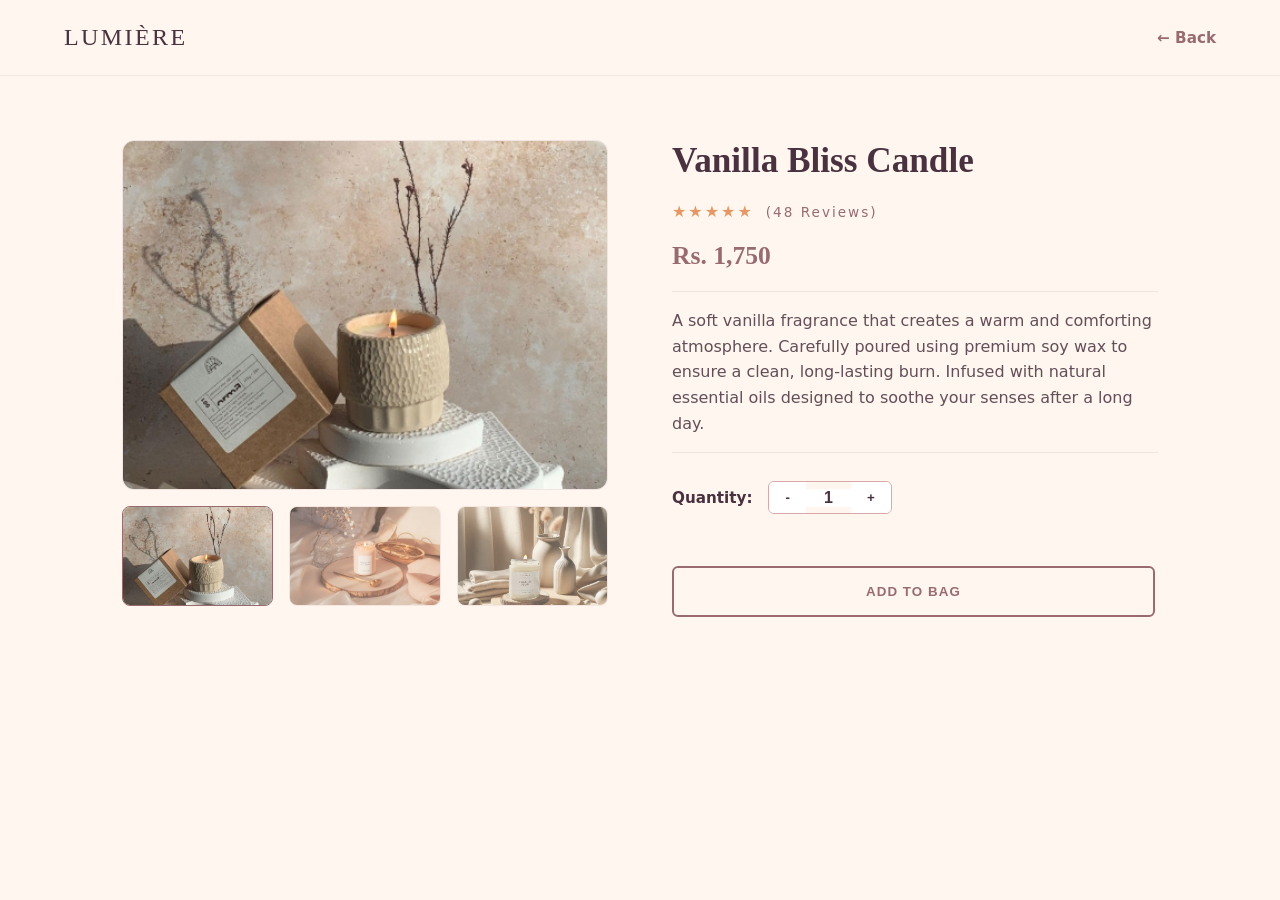
<file: product.html>
<!DOCTYPE html>
<html lang="en">
<head>
  <meta charset="UTF-8">
  <meta name="viewport" content="width=device-width, initial-scale=1.0">
  <title>LUMIÈRE Candles - Product Detail</title>
  <link rel="stylesheet" href="styles.css">
  <style>
    /* Minimalist Navbar */
    .product-nav {
      display: flex;
      justify-content: space-between;
      align-items: center;
      padding: 1.5rem 4rem;
      border-bottom: 1px solid rgba(216, 167, 167, 0.2);
      background-color: var(--soft-cream);
    }
    .product-nav .logo {
      font-family: var(--font-heading);
      font-size: 1.5rem;
      color: var(--deep-plum);
      text-decoration: none;
      letter-spacing: 0.1em;
    }
    .btn-back {
      font-family: var(--font-body);
      color: var(--rosewood);
      text-decoration: none;
      font-weight: 600;
      font-size: 0.95rem;
      transition: color 0.2s;
    }
    .btn-back:hover {
      color: var(--deep-plum);
    }

    /* Product Detail Section */
    .product-detail-container {
      max-width: 1100px;
      margin: 4rem auto;
      padding: 0 2rem;
      display: grid;
      grid-template-columns: 1fr 1fr;
      gap: 4rem;
      align-items: start;
    }

    /* Gallery Section */
    .product-gallery {
      display: flex;
      flex-direction: column;
      gap: 1rem;
    }
    .main-img-box {
      width: 100%;
      height: 350px;
      border-radius: 12px;
      overflow: hidden;
      border: 1px solid rgba(216, 167, 167, 0.3);
      background: #fff;
    }
    .main-img-box img {
      width: 100%;
      height: 100%;
      object-fit: cover;
    }
    .thumb-row {
      display: grid;
      grid-template-columns: repeat(3, 1fr);
      gap: 1rem;
    }
    .thumb-box {
      height: 100px;
      border-radius: 8px;
      overflow: hidden;
      border: 1px solid rgba(216, 167, 167, 0.3);
      cursor: pointer;
      opacity: 0.7;
      transition: opacity 0.2s, border-color 0.2s;
    }
    .thumb-box:hover, .thumb-box.active {
      opacity: 1;
      border-color: var(--rosewood);
    }
    .thumb-box img {
      width: 100%;
      height: 100%;
      object-fit: cover;
    }

    /* Product Info Section */
    .product-details-info {
      display: flex;
      flex-direction: column;
      gap: 1.25rem;
    }
    .p-title {
      font-family: var(--font-heading);
      font-size: 2.2rem;
      color: var(--deep-plum);
      line-height: 1.2;
    }
    .p-rating {
      color: #e59866;
      font-size: 1rem;
      letter-spacing: 2px;
    }
    .p-price {
      font-family: var(--font-heading);
      font-size: 1.6rem;
      color: var(--rosewood);
      font-weight: 600;
    }
    .p-desc {
      font-size: 1rem;
      color: var(--deep-plum);
      line-height: 1.6;
      opacity: 0.85;
      border-top: 1px solid rgba(152, 107, 112, 0.15);
      border-bottom: 1px solid rgba(152, 107, 112, 0.15);
      padding: 1rem 0;
    }

    /* Quantity Selector */
    .quantity-wrapper {
      display: flex;
      align-items: center;
      gap: 1rem;
      margin-top: 0.5rem;
    }
    .quantity-wrapper label {
      font-weight: 600;
      color: var(--deep-plum);
      font-size: 0.95rem;
    }
    .qty-controls {
      display: flex;
      align-items: center;
      border: 1px solid var(--dusty-rose);
      border-radius: 6px;
      overflow: hidden;
    }
    .qty-btn {
      background: #fff;
      border: none;
      padding: 0.5rem 1rem;
      cursor: pointer;
      font-weight: bold;
      color: var(--deep-plum);
    }
    .qty-input {
      width: 45px;
      text-align: center;
      border: none;
      font-size: 1rem;
      font-weight: 600;
      color: var(--deep-plum);
      outline: none;
    }

    
    .btn-cart-action {
      padding: 1rem 12rem;
      margin-top:2rem;
      background-color: transparent;
      border: 2px solid var(--rosewood);
      color: var(--rosewood);
      border-radius: 6px;
      font-weight: 600;
      text-transform: uppercase;
      letter-spacing: 0.08em;
      cursor: pointer;
      transition: all 0.3s ease;
      text-align: center;
    }
    .btn-cart-action:hover {
      background-color: var(--rosewood);
      color: var(--soft-cream);
    }
    

    @media (max-width: 768px) {
      .product-detail-container { grid-template-columns: 1fr; gap: 2rem; }
      .product-nav { padding: 1rem 1.5rem; }
    }
  </style>
</head>
<body>

  <!-- Minimalist Navbar -->
  <nav class="product-nav">
    <a href="index.html" class="logo">LUMIÈRE</a>
    <a href="javascript:history.back()" class="btn-back">← Back</a>
  </nav>

  <!-- Product Detail Section -->
  <div class="product-detail-container" id="productDetailContainer">
    <!-- Injected dynamically via JS -->
  </div>

  <script type="module">
    import { allMasterProducts } from './product-data.js';

    document.addEventListener('DOMContentLoaded', () => {
      const urlParams = new URLSearchParams(window.location.search);
      const productId = urlParams.get('id');
      const container = document.getElementById('productDetailContainer');

      // Find product from master array
      const product = allMasterProducts.find(p => p.id === productId) || allMasterProducts[0];

      // Setup 3 thumbnail images (using current image and others as fallback thumbnails)
      const thumb1 = product.img;
      const thumb2 = allMasterProducts[(allMasterProducts.indexOf(product) + 1) % allMasterProducts.length].img;
      const thumb3 = allMasterProducts[(allMasterProducts.indexOf(product) + 2) % allMasterProducts.length].img;

      container.innerHTML = `
        <!-- Left: Image Gallery -->
        <div class="product-gallery">
          <div class="main-img-box">
            <img src="${product.img}" alt="${product.name}" id="mainProductImg">
          </div>
          <div class="thumb-row">
            <div class="thumb-box active" onclick="changeImage('${thumb1}', this)"><img src="${thumb1}" alt="Thumb 1"></div>
            <div class="thumb-box" onclick="changeImage('${thumb2}', this)"><img src="${thumb2}" alt="Thumb 2"></div>
            <div class="thumb-box" onclick="changeImage('${thumb3}', this)"><img src="${thumb3}" alt="Thumb 3"></div>
          </div>
        </div>

        <!-- Right: Info & Actions -->
        <div class="product-details-info">
          <h1 class="p-title">${product.name}</h1>
          <div class="p-rating">★★★★★ <span style="font-size: 0.85rem; color: var(--rosewood); margin-left: 5px;">(48 Reviews)</span></div>
          <div class="p-price">Rs. ${product.price}</div>
          <p class="p-desc">${product.desc}</p>

          <div class="quantity-wrapper">
            <label>Quantity:</label>
            <div class="qty-controls">
              <button class="qty-btn" onclick="adjustQty(-1)">-</button>
              <input type="text" id="qtyInput" class="qty-input" value="1" readonly>
              <button class="qty-btn" onclick="adjustQty(1)">+</button>
            </div>
          </div>

          <div class="action-buttons-row">
            <button class="btn-cart-action" id="addToCartBtn">Add to Bag</button>
          </div>
        </div>
      `;

      // Global functions for gallery & quantity
      window.changeImage = function(src, element) {
        document.getElementById('mainProductImg').src = src;
        document.querySelectorAll('.thumb-box').forEach(b => b.classList.remove('active'));
        element.classList.add('active');
      }

      window.adjustQty = function(change) {
        const input = document.getElementById('qtyInput');
        let val = parseInt(input.value) + change;
        if (val < 1) val = 1;
        input.value = val;
      }

      // Add to Cart Logic
      document.getElementById('addToCartBtn').addEventListener('click', () => {
        const qty = parseInt(document.getElementById('qtyInput').value);
        let cart = JSON.parse(localStorage.getItem('lumiere_cart')) || [];
        
        for (let i = 0; i < qty; i++) {
          cart.push({
            id: product.id,
            name: product.name,
            price: product.numericPrice,
            img: product.img
          });
        }
        localStorage.setItem('lumiere_cart', JSON.stringify(cart));
        alert(`${qty} x ${product.name} added to your shopping bag!`);
      });

      // Order Now Logic (adds to cart and goes straight to cart.html)
      document.getElementById('orderNowBtn').addEventListener('click', (e) => {
        const qty = parseInt(document.getElementById('qtyInput').value);
        let cart = JSON.parse(localStorage.getItem('lumiere_cart')) || [];
        
        for (let i = 0; i < qty; i++) {
          cart.push({
            id: product.id,
            name: product.name,
            price: product.numericPrice,
            img: product.img
          });
        }
        localStorage.setItem('lumiere_cart', JSON.stringify(cart));
      });
    });
  </script>
</body>
</html>
</file>
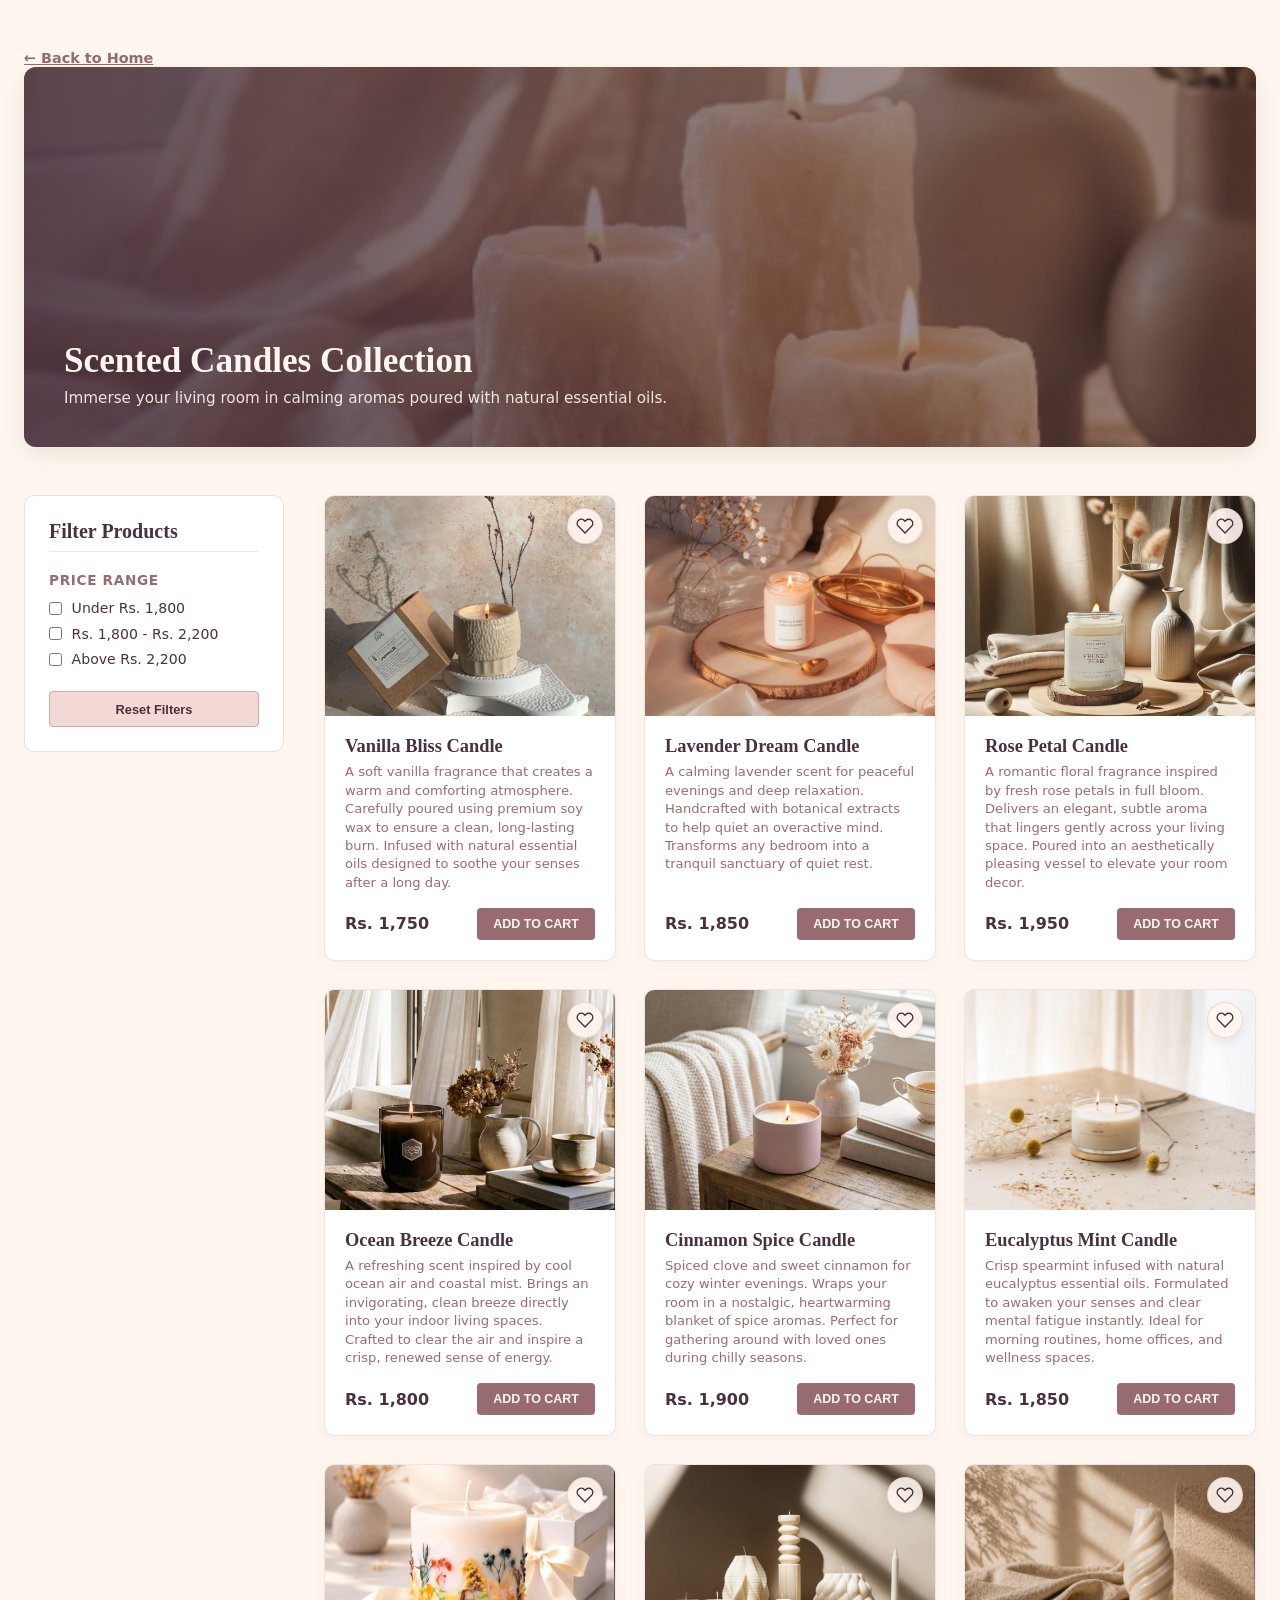
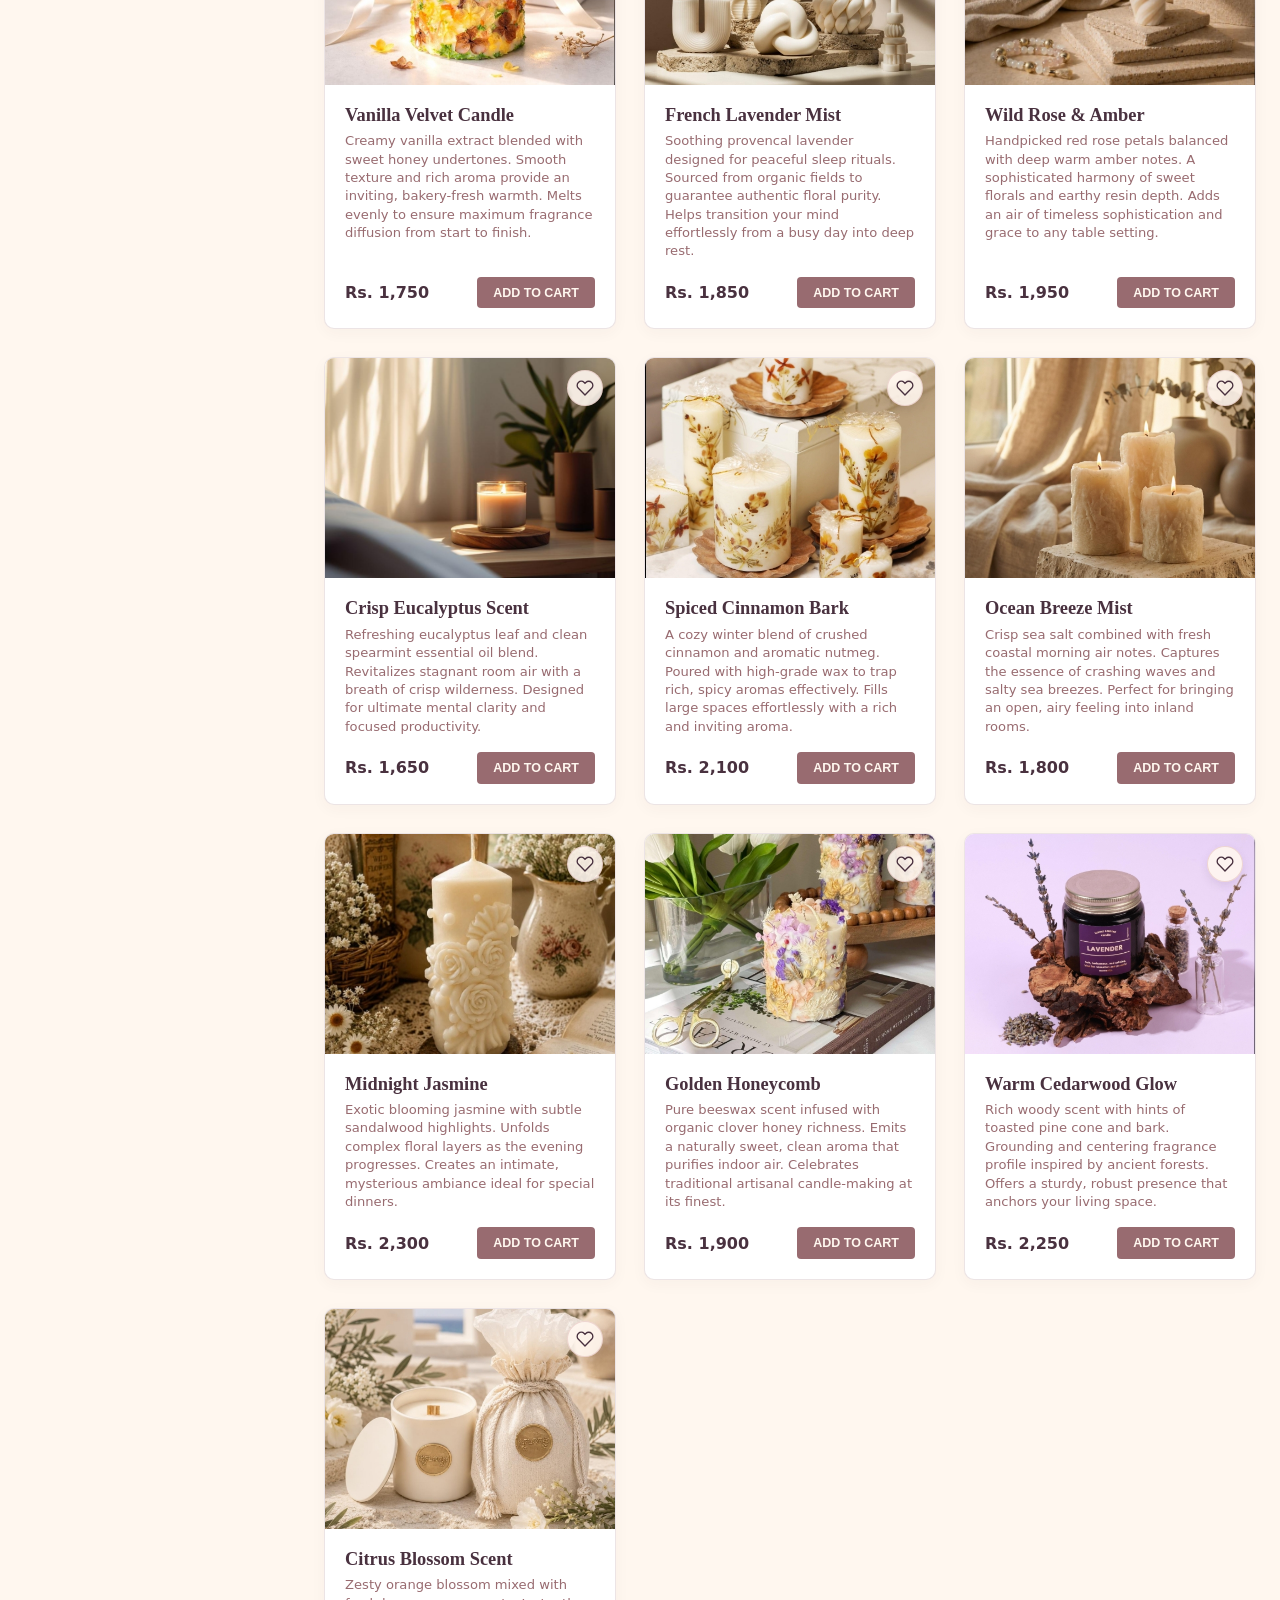
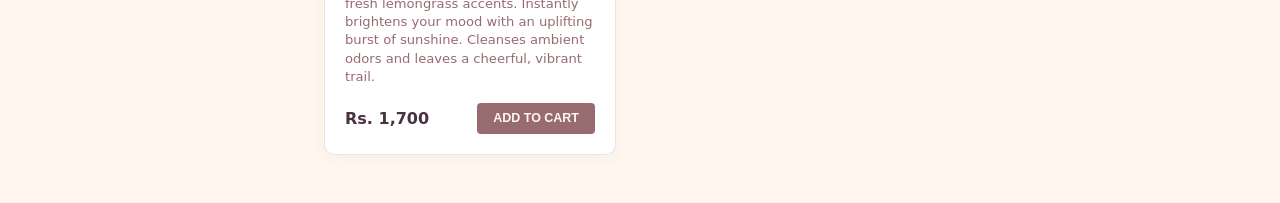
<file: shop.html>
<!DOCTYPE html>
<html lang="en">

<head>
    <meta charset="UTF-8">
    <meta name="viewport" content="width=device-width, initial-scale=1.0">
    <title>LUMIÈRE Candles - Collection Shop</title>
    <link rel="stylesheet" href="styles.css">
</head>

<body>

    <!-- Shop Page Wrapper -->
    <main class="category-explore-page" id="shopPage">

        <!-- Top Navigation / Back Button -->
        <div class="category-hero-banner">
            <a href="index.html" class="btn-back-to-collections" id="btnBackToCollections">
                ← Back to Home
            </a>
            <div class="banner-content">
                <img id="categoryHeroImg" src="assets/candle-6.jpeg" alt="Category Banner">
                <div class="banner-text">
                    <h2 id="categoryTitle">Loading Collection...</h2>
                    <p id="categoryDesc">Please wait while we fetch your requested candles.</p>
                </div>
            </div>
        </div>

        <div class="explore-layout-container">

            <!-- Left Column: Filter Checkboxes -->
            <aside class="explore-filters-sidebar">
                <h3 class="filter-title">Filter Products</h3>

                <!-- Filter Group 2: Price Range -->
                <div class="filter-group">
                    <h4>Price Range</h4>
                    <label class="checkbox-label">
                        <input type="checkbox" class="filter-price" value="under-1800"> Under Rs. 1,800
                    </label>
                    <label class="checkbox-label">
                        <input type="checkbox" class="filter-price" value="1800-2200"> Rs. 1,800 - Rs. 2,200
                    </label>
                    <label class="checkbox-label">
                        <input type="checkbox" class="filter-price" value="above-2200"> Above Rs. 2,200
                    </label>
                </div>

                <button type="button" class="btn-reset-filters" id="btnResetFilters">Reset Filters</button>
            </aside>

            <!-- Right Column: 10 Dynamic Product Cards Grid -->
            <section class="explore-products-grid" id="exploreProductsGrid">
                <!-- Cards injected via JavaScript -->
            </section>

        </div>
    </main>

    <!-- Search Modal Overlay -->
    <div class="search-modal-overlay" id="searchModal">
        <div class="search-modal-content">
            <div class="search-header-bar">
                <h3>Search LUMIÈRE Candles</h3>
                <button class="search-close-btn" id="searchCloseBtn">&times;</button>
            </div>
            <div class="search-input-wrapper">
                <input type="text" id="searchInputField"
                    placeholder="Type candle name or scent (e.g., Vanilla, Rose)..." autofocus>
            </div>
            <div class="search-results-grid" id="searchResultsGrid">
                <p class="search-placeholder-text">Start typing to explore our handcrafted candles...</p>
            </div>
        </div>
    </div>

    <script type="module" src="explore-collection.js"></script>
    <script type="module" src="search-icon.js"></script>

</body>

</html>
</file>
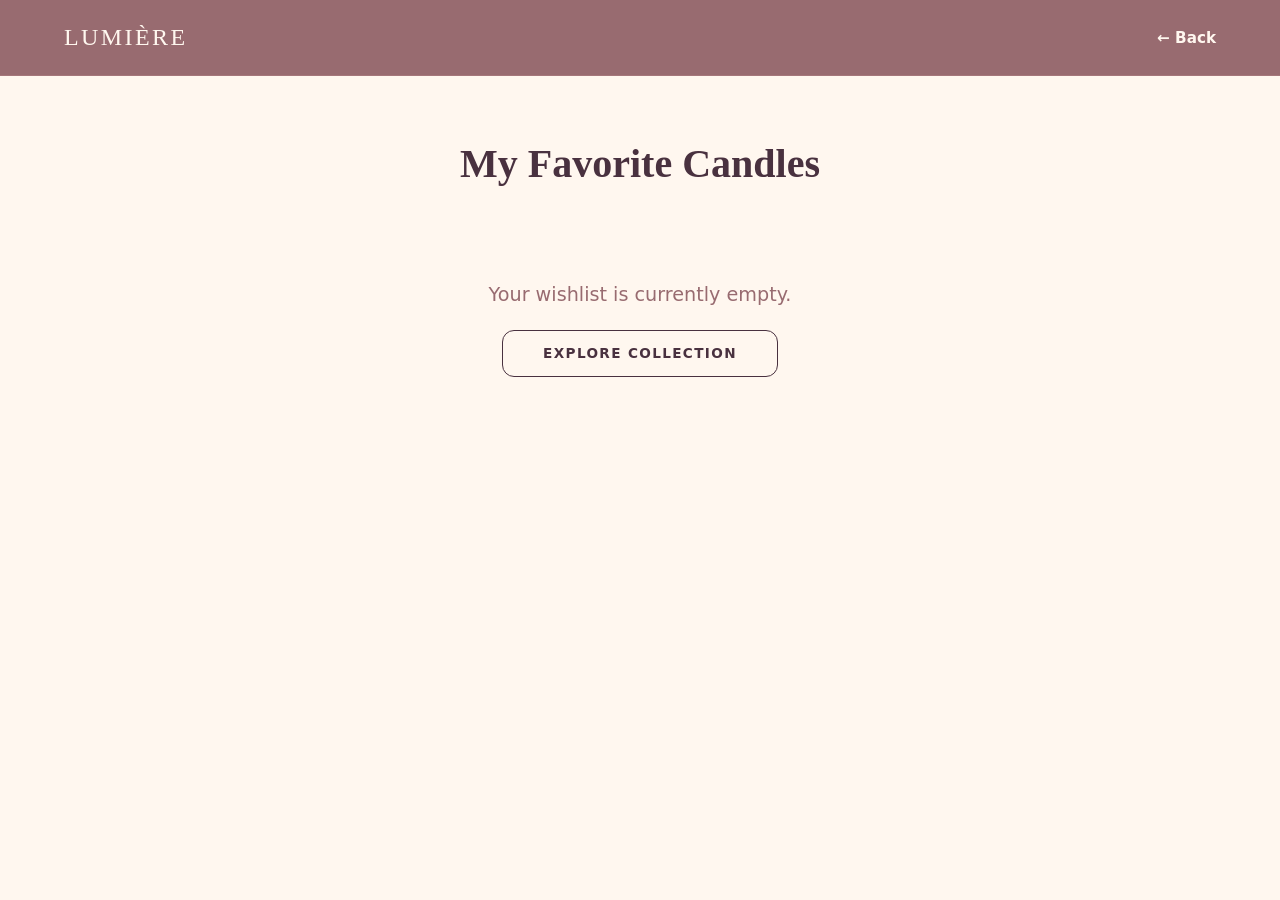
<file: wishlist.html>
<!DOCTYPE html>
<html lang="en">
<head>
  <meta charset="UTF-8">
  <meta name="viewport" content="width=device-width, initial-scale=1.0">
  <title>LUMIÈRE Candles - My Wishlist</title>
  <link rel="stylesheet" href="styles.css">
  <style>

    /* Minimalist Navbar */
    .product-nav {
      display: flex;
      justify-content: space-between;
      align-items: center;
      padding: 1.5rem 4rem;
      border-bottom: 1px solid rgba(216, 167, 167, 0.2);
      background-color: var(--rosewood);
    }
    .product-nav .logo {
      font-family: var(--font-heading);
      font-size: 1.5rem;
      color: #FFF7EF;
      text-decoration: none;
      letter-spacing: 0.1em;
    }
    .btn-back {
      font-family: var(--font-body);
      background-color: var(--rosewood);
      color: #FFF7EF;
      text-decoration: none;
      font-weight: 600;
      font-size: 0.95rem;
      transition: color 0.2s;
    }
    .btn-back:hover {
      color: var(--deep-plum);
    }

    .wishlist-container {
      max-width: 1200px;
      margin: 4rem auto;
      padding: 0 2rem;
    }
    .btn-back-to-collections{
      background-color: #49313F;
      color:#FFF7EF;
      margin:2rem;
      padding:1rem;
      border-radius: 12px;
    }
    .wishlist-title {
      font-family: var(--font-heading);
      font-size: 2.5rem;
      color: var(--deep-plum);
      margin-bottom: 2rem;
      text-align: center;
    }
    .wishlist-grid {
      display: grid;
      grid-template-columns: repeat(4, 1fr);
      gap: 2rem;
    }
    @media (max-width: 1024px) { .wishlist-grid { grid-template-columns: repeat(2, 1fr); } }
    @media (max-width: 600px) { .wishlist-grid { grid-template-columns: 1fr; } }
  </style>
</head>
<body>

     <!-- Minimalist Navbar -->
  <nav class="product-nav">
    <a href="index.html" class="logo">LUMIÈRE</a>
    <a href="javascript:history.back()" class="btn-back">← Back</a>
  </nav>

  <div class="wishlist-container">
   
    <h1 class="wishlist-title">My Favorite Candles</h1>

    <div class="wishlist-grid" id="wishlistGrid">
      <!-- Injected via JS -->
    </div>
  </div>

  <script>
    document.addEventListener('DOMContentLoaded', () => {
      const wishlistGrid = document.getElementById('wishlistGrid');

      function loadWishlistPage() {
        let wishlist = JSON.parse(localStorage.getItem('lumiere_wishlist')) || [];

        if (wishlist.length === 0) {
          wishlistGrid.innerHTML = `
            <div style="grid-column: 1/-1; text-align: center; padding: 4rem;">
              <p style="font-size: 1.2rem; color: var(--rosewood); margin-bottom: 1.5rem;">Your wishlist is currently empty.</p>
              <a href="index.html" class="btn-view-all" style="display:inline-block;">Explore Collection</a>
            </div>
          `;
          return;
        }

        wishlistGrid.innerHTML = '';
        wishlist.forEach((item, index) => {
          const cardHTML = `
            <div class="explore-card">
              <div class="explore-card-img-wrapper" style="height: 220px; position: relative;">
                <button onclick="removeWishlistItem(${index})" style="position:absolute; top:10px; right:10px; background:#fff; border:none; border-radius:50%; width:30px; height:30px; cursor:pointer; color:#d9534f; font-weight:bold;">&times;</button>
                <img src="${item.img}" alt="${item.name}" style="width:100%; height:100%; object-fit:cover;">
              </div>
              <div class="explore-card-body" style="padding: 1.25rem;">
                <h4 class="explore-card-title">${item.name}</h4>
                <div class="explore-card-footer" style="margin-top: 1rem;">
                  <span class="explore-card-price">Rs. ${Number(item.price).toLocaleString()}</span>
                  <button class="btn-explore-add-cart" onclick="moveToCart('${item.id}', '${item.name}', '${item.price}', '${item.img}')">Add to Bag</button>
                </div>
              </div>
            </div>
          `;
          wishlistGrid.insertAdjacentHTML('beforeend', cardHTML);
        });
      }

      window.removeWishlistItem = function(index) {
        let wishlist = JSON.parse(localStorage.getItem('lumiere_wishlist')) || [];
        wishlist.splice(index, 1);
        localStorage.setItem('lumiere_wishlist', JSON.stringify(wishlist));
        loadWishlistPage();
      }

      window.moveToCart = function(id, name, price, img) {
        let cart = JSON.parse(localStorage.getItem('lumiere_cart')) || [];
        cart.push({ id, name, price, img });
        localStorage.setItem('lumiere_cart', JSON.stringify(cart));
        alert(`${name} has been added to your shopping bag!`);
      }

      loadWishlistPage();
    });
  </script>
  
</body>
</html>
</file>
<file: styles.css>
/* --- CSS VARIABLES & SYSTEM TYPOGRAPHY --- */
:root {
  --dusty-rose: #D8A7A7;
  --blush-pink: #F3D9D5;
  --rosewood: #986B70;
  --soft-cream: #FFF7EF;
  --deep-plum: #49313F;
  --champagne: #D9BD91;

  /* Web-safe / Native System Typography Stack */
  --font-heading: Georgia, 'Times New Roman', serif;
  --font-body: system-ui, -apple-system, BlinkMacSystemFont, 'Segoe UI', Roboto, Helvetica, Arial, sans-serif;
  --font-decorative: Georgia, 'Times New Roman', serif;

  --transition-smooth: all 0.3s ease;
}

/* --- BASE STYLES --- */
* {
  margin: 0;
  padding: 0;
  box-sizing: border-box;
}

body {
  background-color: var(--soft-cream);
  color: var(--deep-plum);
  font-family: var(--font-body);
}

/* --- A. ANNOUNCEMENT BAR --- */
.announcement-bar {
  background-color: var(--rosewood);
  color: var(--soft-cream);
  text-align: center;
  padding: 0.6rem 1rem;
  font-size: 0.85rem;
  letter-spacing: 0.05em;
}

.announcement-bar .accent-text {
  font-family: var(--font-decorative);
  font-style: italic;
  font-size: 1.05rem;
  color: var(--champagne);
}

/* --- B. NAVIGATION BAR --- */
.site-header {
  position: sticky;
  top: 0;
  z-index: 1000;
  background-color: var(--soft-cream);
  border-bottom: 1px solid rgba(152, 107, 112, 0.15);
}

.navbar-container {
  max-width: 1400px;
  margin: 0 auto;
  padding: 1.25rem 2rem;
  display: flex;
  align-items: center;
  justify-content: space-between;
}

/* Brand Logo */
.brand-logo {
  font-family: var(--font-heading);
  font-size: 1.75rem;
  font-weight: 600;
  color: var(--deep-plum);
  text-decoration: none;
  letter-spacing: 0.08em;
}

.logo-sub {
  font-family: var(--font-decorative);
  font-style: italic;
  font-weight: 400;
  font-size: 1.2rem;
  color: var(--rosewood);
}

/* Center Navigation Links */
.nav-links ul {
  list-style: none;
  display: flex;
  gap: 2.5rem;
}

.nav-links a {
  font-family: var(--font-body);
  font-size: 0.95rem;
  font-weight: 500;
  color: var(--deep-plum);
  text-decoration: none;
  text-transform: uppercase;
  letter-spacing: 0.08em;
  position: relative;
  transition: var(--transition-smooth);
}

.nav-links a::after {
  content: '';
  position: absolute;
  bottom: -4px;
  left: 0;
  width: 0;
  height: 1px;
  background-color: var(--rosewood);
  transition: var(--transition-smooth);
}

.nav-links a:hover::after,
.nav-links a.active::after {
  width: 100%;
}

.nav-links a:hover {
  color: var(--rosewood);
}

/* Right Action Icons */
.nav-actions {
  display: flex;
  align-items: center;
  gap: 1.25rem;
}

.icon-btn {
  background: transparent;
  border: none;
  color: var(--deep-plum);
  cursor: pointer;
  display: flex;
  align-items: center;
  justify-content: center;
  transition: var(--transition-smooth);
}

.icon-btn:hover {
  color: var(--rosewood);
}

.bag-btn {
  position: relative;
}

.bag-count {
  position: absolute;
  top: -6px;
  right: -8px;
  background-color: var(--dusty-rose);
  color: var(--deep-plum);
  font-size: 0.7rem;
  font-weight: 600;
  width: 16px;
  height: 16px;
  border-radius: 50%;
  display: flex;
  align-items: center;
  justify-content: center;
}

/* --- Product Image Box & Wishlist Heart Button --- */
.product-image-box, 
.explore-card-img-wrapper {
  position: relative;
}

.wishlist-btn {
  position: absolute;
  top: 12px;
  right: 12px;
  width: 36px;
  height: 36px;
  border-radius: 50%;
  background-color: rgba(255, 247, 239, 0.9);
  border: 1px solid rgba(216, 167, 167, 0.4);
  color: var(--deep-plum);
  display: flex;
  align-items: center;
  justify-content: center;
  cursor: pointer;
  z-index: 5;
  transition: all 0.3s ease;
  box-shadow: 0 4px 10px rgba(73, 49, 63, 0.1);
}

.wishlist-btn:hover {
  background-color: var(--soft-cream);
  transform: scale(1.1);
}

/* When Item is Liked/Wishlisted */
.wishlist-btn.active svg {
  fill: var(--rosewood);
  stroke: var(--rosewood);
}

/* Mobile Toggle Hamburger Button (Hidden on Desktop) */
.mobile-toggle {
  display: none;
  background: none;
  border: none;
  cursor: pointer;
  flex-direction: column;
  gap: 5px;
  z-index: 1002;
}

.mobile-toggle span {
  display: block;
  width: 24px;
  height: 2px;
  background-color: var(--deep-plum);
  transition: var(--transition-smooth);
}

/* --- RESPONSIVE STYLES (Mobile & Tablet) --- */
@media screen and (max-width: 1024px) {
  .mobile-toggle {
    display: flex;
  }

  .brand-logo {
  font-family: var(--font-heading);
  font-size: 1.25rem;
  font-weight: 600;
  color: var(--deep-plum);
  text-decoration: none;
  letter-spacing: 0.08em;
  }

  .nav-links {
    position: fixed;
    top: 0;
    left: -100%;
    width: 80%;
    max-width: 350px;
    height: 100vh;
    background-color: var(--blush-pink);
    padding: 5rem 2rem 2rem 2rem;
    box-shadow: 5px 0 20px rgba(73, 49, 63, 0.1);
    transition: var(--transition-smooth);
    z-index: 1001;
  }

  .nav-links.active {
    left: 0;
  }

  .nav-links ul {
    flex-direction: column;
    gap: 1.5rem;
    margin-top:3rem;
  }

  .nav-links a {
    font-size: 1.1rem;
  }

  /* Hamburger to 'X' animation state when active */
  .mobile-toggle.is-active span:nth-child(1) {
    transform: translateY(7px) rotate(45deg);
  }
  .mobile-toggle.is-active span:nth-child(2) {
    opacity: 0;
  }
  .mobile-toggle.is-active span:nth-child(3) {
    transform: translateY(-7px) rotate(-45deg);
  }
}

/* --- C. HERO SECTION STYLES --- */
.hero-section {
  position: relative;
  width: 100%;
  min-height: 100vh;
  display: flex;
  align-items: center;
  background-image: url('assets/candle-20.jpeg'); 
  background-size: cover;
  /* background-position: center right; */
  background-repeat: no-repeat;
  overflow: hidden;
}

/* Pure Black Gradient Overlay (#000000) for sharp text contrast */
.hero-bg-overlay {
  position: absolute;
  top: 0;
  left: 0;
  width: 100%;
  height: 100%;
  background: linear-gradient(
    to right, 
    rgba(0, 0, 0, 0.85) 0%, 
    rgba(0, 0, 0, 0.55) 45%, 
    rgba(0, 0, 0, 0.15) 100%
  );
  z-index: 1;
}

/* Hero Content Container */
.hero-container {
  position: relative;
  z-index: 2;
  max-width: 1400px;
  width: 100%;
  margin: 0 auto;
  padding: 4rem 2rem;
}

.hero-content {
  max-width: 580px;
  color: var(--soft-cream);
}

.hero-eyebrow {
  font-family: var(--font-body);
  font-size: 0.75rem;
  font-weight: 700;
  letter-spacing: 0.2em;
  color: var(--champagne);
  display: block;
  margin-bottom: 0.5rem;
}

.hero-title {
  font-family: var(--font-heading);
  font-size: 3.6rem;
  font-weight: 500;
  line-height: 1.15;
  color: var(--soft-cream);
  margin-bottom: 1.25rem;
  text-shadow: 0 2px 10px rgba(0, 0, 0, 0.3);
}

.hero-description {
  font-family: var(--font-body);
  font-size: 1.05rem;
  line-height: 1.6;
  color: var(--blush-pink);
  margin-bottom: 2.25rem;
  opacity: 0.95;
}

/* CTA Button Group */
.hero-btn-group {
  display: flex;
  gap: 1.25rem;
  flex-wrap: wrap;
}

.btn {
  font-family: var(--font-body);
  font-size: 0.85rem;
  font-weight: 600;
  text-transform: uppercase;
  letter-spacing: 0.12em;
  padding: 1rem 2.25rem;
  border-radius: 12px;
  text-decoration: none;
  display: inline-block;
  transition: var(--transition-smooth);
  cursor: pointer;
}

/* Primary Button: Shop Now */
.btn-primary {
  background-color: var(--rosewood);
  color: var(--soft-cream);
  border: 1px solid var(--rosewood);
}

.btn-primary:hover {
  background-color: var(--champagne);
  border-color: var(--champagne);
  color: var(--deep-plum);
}

/* Secondary Button: Explore Collections */
.btn-secondary {
  background-color: transparent;
  color: var(--soft-cream);
  border: 1px solid var(--soft-cream);
}

.btn-secondary:hover {
  background-color: var(--soft-cream);
  color: var(--deep-plum);
}

/* --- RESPONSIVE ADJUSTMENTS --- */
@media screen and (max-width: 768px) {
  .hero-section {
    min-height: 80vh;
  }
  
  .hero-bg-overlay {
    background: linear-gradient(
      to bottom, 
      rgba(0, 0, 0, 0.9) 0%, 
      rgba(0, 0, 0, 0.6) 100%
    );
  }

  .hero-title {
    font-size: 2.5rem;
  }

  .hero-description {
    font-size: 0.95rem;
  }

  .hero-btn-group {
    flex-direction: column;
    width: 100%;
  }

  .btn {
    text-align: center;
    width: 100%;
  }
}


/* --- D. SHOP BY COLLECTION SECTION --- */
.collections-section {
  padding: 5rem 2rem;
  background-color: var(--soft-cream);
}

.collections-container {
  max-width: 1400px;
  margin: 0 auto;
}

/* Section Header */
.section-header {
  text-align: center;
  max-width: 600px;
  margin: 0 auto 3.5rem auto;
}

.collection-eyebrow{
  font-family: var(--font-body);
  font-size: 0.75rem;
  font-weight: 700;
  letter-spacing: 0.2em;
  color: var(--rosewood);
  display: block;
  margin-bottom: 0.5rem;
}

.section-title {
  font-family: var(--font-heading);
  font-size: 2.5rem;
  font-weight: 500;
  color: var(--deep-plum);
  margin-bottom: 0.75rem;
}

.section-description {
  font-family: var(--font-body);
  font-size: 1rem;
  line-height: 1.6;
  color: var(--rosewood);
}

/* Collections Grid Layout */
.collections-grid {
  display: grid;
  grid-template-columns: repeat(3, 1fr);
  gap: 2rem;
}

/* Card Styling */
.collection-card {
  position: relative;
  height: 400px; /* Card height */
  border-radius: 20px;
  overflow: hidden;
  box-shadow: 0 10px 25px rgba(73, 49, 63, 0.08);
  cursor: pointer;
}

/* Full Cover Background Image */
.card-img {
  width: 100%;
  height: 100%;
  object-fit: cover;
  display: block;
  transition: transform 0.6s cubic-bezier(0.25, 1, 0.5, 1);
}

/* Subtle Zoom Effect on Hover */
.collection-card:hover .card-img {
  transform: scale(1.06);
}

/* Bottom Overlay Container */
.card-overlay {
  position: absolute;
  bottom: 0;
  left: 0;
  width: 100%;
  padding: 2.5rem 1.75rem 1.75rem 1.75rem;
  /* Dark Gradient at bottom for text visibility */
  background: linear-gradient(
    to top,
    rgba(73, 49, 63, 0.9) 0%,
    rgba(73, 49, 63, 0.4) 60%,
    transparent 100%
  );
  display: flex;
  flex-direction: column;
  align-items: flex-start;
  gap: 0.85rem;
  z-index: 2;
}

.card-name {
  font-family: var(--font-heading);
  font-size: 1.75rem;
  font-weight: 500;
  color: var(--soft-cream);
  letter-spacing: 0.02em;
}

/* Explore Button */
.btn-explore {
  font-family: var(--font-body);
  font-size: 0.8rem;
  font-weight: 600;
  text-transform: uppercase;
  letter-spacing: 0.12em;
  color: var(--deep-plum);
  background-color: var(--blush-pink);
  padding: 0.65rem 1.5rem;
  border-radius: 12px;
  text-decoration: none;
  transition: var(--transition-smooth);
  display: inline-block;
}

.collection-card:hover .btn-explore {
  background-color: var(--dusty-rose);
  color: var(--deep-plum);
  transform: translateY(-2px);
}

/* --- RESPONSIVE ADJUSTMENTS --- */
@media screen and (max-width: 1024px) {
  .collections-grid {
    grid-template-columns: repeat(2, 1fr);
  }
}

@media screen and (max-width: 640px) {
  .collections-grid {
    grid-template-columns: 1fr;
  }
  
  .collection-card {
    height: 380px;
  }

  .section-title {
    font-size: 2rem;
  }
}

/* DYNAMIC CATEGORY EXPLORE PAGE STYLES */
.category-explore-page {
  padding: 3rem 1.5rem;
  background-color: var(--soft-cream, #FFF7EF);
  min-height: 100vh;
}

.category-explore-page.is-hidden {
  display: none;
}

.btn-back-to-collections {
  background: transparent;
  border: none;
  font-family: var(--font-body, sans-serif);
  font-size: 0.9rem;
  font-weight: 600;
  color: var(--rosewood, #986B70);
  cursor: pointer;
  margin-bottom: 1.5rem;
  transition: opacity 0.2s ease;
}

.btn-back-to-collections:hover {
  opacity: 0.7;
}

/* Hero Category Banner at Top */
.category-hero-banner {
  max-width: 1350px;
  min-height: 380px;
  margin: 0 auto 3rem auto;
}

.banner-content {
  position: relative;
  height: 380px;
  border-radius: 12px;
  overflow: hidden;
  display: flex;
  align-items: center;
  box-shadow: 0 8px 24px rgba(73, 49, 63, 0.1);
}

.banner-content img {
  width: 100%;
  height: 100%;
  object-fit: cover;
  position: absolute;
  top: 0;
  left: 0;
}

.banner-text {
  position: relative;
  z-index: 2;
  padding: 2.5rem;
  background: linear-gradient(90deg, rgba(73, 49, 63, 0.88) 0%, rgba(73, 49, 63, 0.4) 100%);
  width: 100%;
  height: 100%;
  display: flex;
  flex-direction: column;
  justify-content: end;
  color: #FFF7EF;
}

.banner-text h2 {
  font-family: var(--font-heading, Georgia, serif);
  font-size: 2.2rem;
  margin-bottom: 0.5rem;
}

.banner-text p {
  font-family: var(--font-body, sans-serif);
  font-size: 0.95rem;
  opacity: 0.9;
}

/* Sidebar & Grid Layout */
.explore-layout-container {
  max-width: 1350px;
  margin: 0 auto;
  display: grid;
  grid-template-columns: 260px 1fr;
  gap: 2.5rem;
}

/* Left Sidebar Filter Styling */
.explore-filters-sidebar {
  background-color: #FFFFFF;
  padding: 1.5rem;
  border-radius: 10px;
  border: 1px solid rgba(152, 107, 112, 0.2);
  height: fit-content;
}

.filter-title {
  font-family: var(--font-heading, Georgia, serif);
  font-size: 1.25rem;
  color: var(--deep-plum, #49313F);
  margin-bottom: 1.25rem;
  border-bottom: 1px solid rgba(152, 107, 112, 0.15);
  padding-bottom: 0.5rem;
}

.filter-group {
  margin-bottom: 1.5rem;
}

.filter-group h4 {
  font-family: var(--font-body, sans-serif);
  font-size: 0.85rem;
  text-transform: uppercase;
  letter-spacing: 0.05em;
  color: var(--rosewood, #986B70);
  margin-bottom: 0.75rem;
}

.checkbox-label {
  display: flex;
  align-items: center;
  gap: 0.6rem;
  font-size: 0.88rem;
  color: var(--deep-plum, #49313F);
  margin-bottom: 0.6rem;
  cursor: pointer;
}

.btn-reset-filters {
  width: 100%;
  padding: 0.6rem;
  background-color: var(--blush-pink, #F3D9D5);
  border: 1px solid var(--dusty-rose, #D8A7A7);
  color: var(--deep-plum, #49313F);
  border-radius: 4px;
  font-size: 0.8rem;
  font-weight: 600;
  cursor: pointer;
  transition: background-color 0.2s ease;
}

.btn-reset-filters:hover {
  background-color: var(--dusty-rose, #D8A7A7);
}

/* Right Products Grid */
.explore-products-grid {
  display: grid;
  grid-template-columns: repeat(3, 1fr);
  gap: 1.75rem;
}

.explore-card {
  background-color: #FFFFFF;
  border-radius: 10px;
  overflow: hidden;
  border: 1px solid rgba(152, 107, 112, 0.18);
  box-shadow: 0 4px 15px rgba(73, 49, 63, 0.04);
  display: flex;
  flex-direction: column;
  transition: transform 0.3s ease, box-shadow 0.3s ease;
}

.explore-card:hover {
  transform: translateY(-4px);
  box-shadow: 0 10px 25px rgba(73, 49, 63, 0.1);
}

.explore-card-img-wrapper {
  width: 100%;
  height: 220px;
  overflow: hidden;
  background-color: #F8F3ED;
}

.explore-card-img-wrapper img {
  width: 100%;
  height: 100%;
  object-fit: cover;
}

.explore-card-body {
  padding: 1.25rem;
  display: flex;
  flex-direction: column;
  flex-grow: 1;
}

.explore-card-title {
  font-family: var(--font-heading, Georgia, serif);
  font-size: 1.15rem;
  color: var(--deep-plum, #49313F);
  margin-bottom: 0.4rem;
}

.explore-card-desc {
  font-size: 0.82rem;
  color: var(--rosewood, #986B70);
  line-height: 1.4;
  margin-bottom: 1rem;
  display: -webkit-box;
  line-clamp: 2;
  -webkit-box-orient: vertical;
  overflow: hidden;
}

.explore-card-footer {
  margin-top: auto;
  display: flex;
  align-items: center;
  justify-content: space-between;
  gap: 0.5rem;
}

.explore-card-price {
  font-size: 1rem;
  font-weight: 700;
  color: var(--deep-plum, #49313F);
}

.btn-explore-add-cart {
  padding: 0.55rem 1rem;
  background-color: var(--rosewood, #986B70);
  color: var(--soft-cream, #FFF7EF);
  border: none;
  border-radius: 4px;
  font-size: 0.78rem;
  font-weight: 600;
  text-transform: uppercase;
  cursor: pointer;
  transition: background-color 0.2s ease;
}

.btn-explore-add-cart:hover {
  background-color: var(--deep-plum, #49313F);
}

@media screen and (max-width: 992px) {
  .explore-layout-container {
    grid-template-columns: 1fr;
  }
  .explore-products-grid {
    grid-template-columns: repeat(2, 1fr);
  }
}

@media screen and (max-width: 600px) {
  .explore-products-grid {
    grid-template-columns: 1fr;
  }
}




/* --- E. BESTSELLERS CAROUSEL SECTION --- */
.bestsellers-section {
  padding: 5rem 2rem;
  background-color: var(--soft-cream);
  border-top: 1px solid rgba(152, 107, 112, 0.1);
}

.bestsellers-container {
  max-width: 1400px;
  margin: 0 auto;
}

/* Header Flex Box */
.section-header-flex {
  display: flex;
  justify-content: space-between;
  align-items: flex-end;
  margin-bottom: 2.5rem;
}

.carousel-nav {
  display: flex;
  gap: 0.75rem;
}

.arrow-btn {
  width: 44px;
  height: 44px;
  border-radius: 50%;
  border: 1px solid var(--rosewood);
  background-color: transparent;
  color: var(--deep-plum);
  display: flex;
  align-items: center;
  justify-content: center;
  cursor: pointer;
  transition: var(--transition-smooth);
}

.arrow-btn:hover:not(:disabled) {
  background-color: var(--rosewood);
  color: var(--soft-cream);
}

.arrow-btn:disabled {
  opacity: 0.3;
  cursor: not-allowed;
  border-color: var(--dusty-rose);
}

/* Carousel Track & Mask */
.carousel-wrapper {
  overflow: hidden;
  width: 100%;
}

.bestseller-eyebrow{
  font-family: var(--font-body);
  font-size: 0.75rem;
  font-weight: 700;
  letter-spacing: 0.2em;
  color: var(--rosewood);
  display: block;
  margin-bottom: 0.5rem;
}

.carousel-track {
  display: flex;
  gap: 1.75rem;
  transition: transform 0.5s cubic-bezier(0.25, 1, 0.5, 1);
}

/* Product Card Styling */
.product-card {
  flex: 0 0 calc(25% - 1.32rem); /* Shows 4 cards at a time on desktop */
  background-color: #FFFFFF;
  border-radius: 8px;
  overflow: hidden;
  border: 1px solid rgba(243, 217, 213, 0.6);
  display: flex;
  flex-direction: column;
  transition: var(--transition-smooth);
}

.product-card:hover {
  box-shadow: 0 12px 25px rgba(73, 49, 63, 0.08);
  transform: translateY(-4px);
}

.product-image-box {
  width: 100%;
  height: 260px;
  overflow: hidden;
}

.product-image-box img {
  width: 100%;
  height: 100%;
  object-fit: cover;
  transition: transform 0.5s ease;
}

.product-card:hover .product-image-box img {
  transform: scale(1.05);
}

.product-info {
  padding: 1.5rem;
  display: flex;
  flex-direction: column;
  flex-grow: 1;
}

.product-title {
  font-family: var(--font-heading);
  font-size: 1.25rem;
  font-weight: 500;
  color: var(--deep-plum);
  margin-bottom: 0.5rem;
}

.product-desc {
  font-family: var(--font-body);
  font-size: 0.88rem;
  color: var(--rosewood);
  line-height: 1.5;
  margin-bottom: 1.25rem;
  display: -webkit-box;
  -webkit-line-clamp: 2;
  -webkit-box-orient: vertical;
  overflow: hidden;
}

.product-price {
  font-family: var(--font-body);
  font-size: 1.1rem;
  font-weight: 600;
  color: var(--deep-plum);
  margin-top: auto;
  margin-bottom: 1rem;
}

.btn-add-cart {
  width: 100%;
  padding: 0.75rem;
  background-color: var(--rosewood);
  color: var(--soft-cream);
  border: none;
  border-radius: 4px;
  font-family: var(--font-body);
  font-size: 0.8rem;
  font-weight: 600;
  text-transform: uppercase;
  letter-spacing: 0.08em;
  cursor: pointer;
  transition: var(--transition-smooth);
}

.btn-add-cart:hover {
  background-color: var(--deep-plum);
}

/* View All Footer Button */
.bestsellers-footer {
  text-align: center;
  margin-top: 3.5rem;
}

.btn-view-all {
  display: inline-block;
  padding: 0.9rem 2.5rem;
  border: 1px solid var(--deep-plum);
  color: var(--deep-plum);
  background-color: transparent;
  font-family: var(--font-body);
  font-size: 0.85rem;
  font-weight: 600;
  text-transform: uppercase;
  letter-spacing: 0.1em;
  text-decoration: none;
  border-radius: 12px;
  transition: var(--transition-smooth);
}

.btn-view-all:hover {
  background-color: var(--deep-plum);
  color: var(--soft-cream);
}

/* --- RESPONSIVE DESIGNS --- */
@media screen and (max-width: 1200px) {
  .product-card {
    flex: 0 0 calc(33.333% - 1.17rem); /* 3 cards on Tablet */
  }
}

@media screen and (max-width: 768px) {
  .product-card {
    flex: 0 0 calc(50% - 0.875rem); /* 2 cards on Mobile horizontal */
  }
}

@media screen and (max-width: 500px) {
  .product-card {
    flex: 0 0 100%; /* 1 card on Mobile vertical */
  }
}

/* --- E. BESTSELLERS CAROUSEL SECTION --- */
.bestsellers-section {
  padding: 6rem 2rem;
  background-color: var(--dusty-rose);
  border-top: 1px solid rgba(152, 107, 112, 0.12);
}

.bestsellers-container {
  max-width: 1400px;
  margin: 0 auto;
}

/* Center Aligned Header */
.section-header.center {
  text-align: center;
  max-width: 650px;
  margin: 0 auto 3rem auto;
}

/* Carousel Outer Wrapper containing Side Arrows */
.carousel-outer-wrapper {
  position: relative;
  display: flex;
  align-items: center;
}

.carousel-wrapper {
  overflow: hidden;
  width: 100%;
  padding: 1rem 0.5rem; /* Padding to prevent card shadow clipping */
}

.carousel-track {
  display: flex;
  gap: 1.75rem;
  transition: transform 0.5s cubic-bezier(0.25, 1, 0.5, 1);
}

/* Side Arrows Positioned in the Middle */
.arrow-btn {
  position: absolute;
  top: 50%;
  transform: translateY(-50%);
  width: 48px;
  height: 48px;
  border-radius: 50%;
  background-color: var(--soft-cream);
  border: 1px solid var(--rosewood);
  color: var(--deep-plum);
  display: flex;
  align-items: center;
  justify-content: center;
  cursor: pointer;
  z-index: 10;
  box-shadow: 0 4px 15px rgba(73, 49, 63, 0.12);
  transition: var(--transition-smooth);
}

.prev-arrow {
  left: -24px;
}

.next-arrow {
  right: -24px;
}

.arrow-btn:hover:not(:disabled) {
  background-color: var(--rosewood);
  color: var(--soft-cream);
}

.arrow-btn:disabled {
  opacity: 0.25;
  cursor: not-allowed;
  border-color: var(--dusty-rose);
}

/* Refined Rounded Product Cards */
.product-card {
  flex: 0 0 calc(25% - 1.32rem); /* 4 cards visible */
  background-color: var(--soft-cream);
  border-radius: 14px; /* More rounded luxury curves */
  overflow: hidden;
  border: 1px solid rgba(216, 167, 167, 0.3);
  display: flex;
  flex-direction: column;
  box-shadow: 0 8px 20px rgba(73, 49, 63, 0.05);
  transition: var(--transition-smooth);
}

.product-card:hover {
  box-shadow: 0 14px 30px rgba(73, 49, 63, 0.1);
  transform: translateY(-5px);
}

.product-image-box {
  width: 100%;
  height: 260px;
  overflow: hidden;
  background-color: #f7f2ed;
}

.product-image-box img {
  width: 100%;
  height: 100%;
  object-fit: cover;
  transition: transform 0.6s ease;
}

.product-card:hover .product-image-box img {
  transform: scale(1.06);
}

.product-info {
  padding: 1.5rem;
  display: flex;
  flex-direction: column;
  flex-grow: 1;
}

.product-title {
  font-family: var(--font-heading);
  font-size: 1.2rem;
  font-weight: 500;
  color: var(--deep-plum);
  margin-bottom: 0.5rem;
}

.product-desc {
  font-family: var(--font-body);
  font-size: 0.85rem;
  color: var(--rosewood);
  line-height: 1.5;
  margin-bottom: 1.25rem;
  display: -webkit-box;
  line-clamp: 2;
  -webkit-box-orient: vertical;
  overflow: hidden;
}

.product-price {
  font-family: var(--font-body);
  font-size: 1.05rem;
  font-weight: 600;
  color: var(--deep-plum);
  margin-top: auto;
  margin-bottom: 1rem;
}

.btn-add-cart {
  width: 100%;
  padding: 0.75rem;
  background-color: var(--rosewood);
  color: var(--soft-cream);
  border: none;
  border-radius: 12px;
  font-family: var(--font-body);
  font-size: 0.8rem;
  font-weight: 600;
  text-transform: uppercase;
  letter-spacing: 0.08em;
  cursor: pointer;
  transition: var(--transition-smooth);
}

.btn-add-cart:hover {
  background-color: var(--deep-plum);
}

/* View All Footer Button */
.bestsellers-footer {
  text-align: center;
  margin-top: 4rem;
}

/* --- RESPONSIVE DESIGNS --- */
@media screen and (max-width: 1200px) {
  .product-card {
    flex: 0 0 calc(33.333% - 1.17rem); /* 3 cards */
  }
}

@media screen and (max-width: 900px) {
  .prev-arrow { left: -10px; }
  .next-arrow { right: -10px; }
}

@media screen and (max-width: 768px) {
  .product-card {
    flex: 0 0 calc(50% - 0.875rem); /* 2 cards */
  }
}

@media screen and (max-width: 500px) {
  .product-card {
    flex: 0 0 100%; /* 1 card */
  }
}

/* F. ABOUT BRAND PREVIEW SECTION STYLES */
.about-brand-section {
  padding: 6.5rem 2rem;
  background-color: var(--soft-cream);
  position: relative;
  overflow: hidden;
  border-top: 1px solid rgba(152, 107, 112, 0.12);
}

.about-brand-container {
  max-width: 1350px;
  margin: 0 auto;
  display: grid;
  grid-template-columns: 1fr 1fr;
  gap: 4.5rem;
  align-items: center;
}

/* Left Column Styling */
.about-brand-content {
  display: flex;
  flex-direction: column;
  align-items: flex-start;
}

.brand-eyebrow {
  font-family: var(--font-body);
  font-size: 0.75rem;
  font-weight: 700;
  letter-spacing: 0.2em;
  color: var(--rosewood);
  display: block;
  margin-bottom: 0.5rem;
}

.brand-title {
  font-family: var(--font-heading);
  font-size: 2.6rem;
  font-weight: 500;
  color: var(--deep-plum);
  line-height: 1.2;
  margin-bottom: 1.5rem;
}

.brand-description,
.brand-description-extended {
  font-family: var(--font-body);
  font-size: 0.98rem;
  line-height: 1.7;
  color: var(--deep-plum);
  opacity: 0.88;
  margin-bottom: 1.25rem;
}

.brand-description-extended {
  margin-bottom: 2rem;
}

/* Feature Highlights */
.brand-highlights {
  display: flex;
  gap: 2rem;
  margin-bottom: 2.5rem;
  width: 100%;
}

.highlight-item {
  display: flex;
  align-items: center;
  gap: 0.85rem;
  background-color: var(--blush-pink);
  padding: 0.85rem 1.25rem;
  border-radius: 8px;
  border: 1px solid rgba(216, 167, 167, 0.3);
  flex: 1;
}

.highlight-icon {
  font-size: 1.5rem;
}

.brand-flex{
  display:flex;
  flex-direction:column;
  gap:16px;
}

.highlight-item h4 {
  font-family: var(--font-heading);
  font-size: 0.95rem;
  color: var(--deep-plum);
  margin-bottom: 0.15rem;
}

.highlight-item p {
  font-family: var(--font-body);
  font-size: 0.78rem;
  color: var(--rosewood);
}

.btn-discover-story {
  display: inline-block;
  padding: 0.95rem 2.5rem;
  background-color: var(--rosewood);
  color: var(--soft-cream);
  font-family: var(--font-body);
  font-size: 0.85rem;
  font-weight: 600;
  text-transform: uppercase;
  letter-spacing: 0.12em;
  text-decoration: none;
  border-radius: 12px;
  transition: var(--transition-smooth);
  box-shadow: 0 4px 15px rgba(152, 107, 112, 0.2);
}

.btn-discover-story:hover {
  background-color: var(--deep-plum);
  transform: translateY(-2px);
  box-shadow: 0 8px 20px rgba(73, 49, 63, 0.25);
}

/* Right Column: Tilted Visual Composition Gallery */
.about-brand-visual {
  position: relative;
  display: flex;
  justify-content: center;
  align-items: center;
  padding: 2rem;
}

.editorial-gallery-wrapper {
  position: relative;
  width: 100%;
  max-width: 480px;
  height: 520px;
}

/* Shared Card Base */
.gallery-card {
  position: absolute;
  border-radius: 12px;
  overflow: hidden;
  box-shadow: 0 15px 35px rgba(73, 49, 63, 0.15);
  background-color: var(--soft-cream);
  border: 4px solid var(--soft-cream);
  transition: var(--transition-smooth);
}

.gallery-card img {
  width: 100%;
  height: 100%;
  object-fit: cover;
  display: block;
}

/* 1. Main Large Center Card */
.main-card {
  width: 72%;
  height: 380px;
  top: 60px;
  left: 14%;
  z-index: 2;
}

/* 2. Top Right Tilted Card */
.tilt-right {
  width: 52%;
  height: 220px;
  top: 0;
  right: -5%;
  z-index: 3;
  transform: rotate(8deg);
}

.tilt-right:hover {
  transform: rotate(0deg) scale(1.05);
  z-index: 5;
}

/* 3. Bottom Left Tilted Card */
.tilt-left {
  width: 52%;
  height: 210px;
  bottom: 0;
  left: -5%;
  z-index: 3;
  transform: rotate(-10deg);
}

.tilt-left:hover {
  transform: rotate(0deg) scale(1.05);
  z-index: 5;
}

/* Overlay Text Labels on Images */
.floating-tag {
  position: absolute;
  bottom: 1rem;
  left: 1rem;
  background-color: rgba(73, 49, 63, 0.85);
  color: var(--champagne);
  font-family: var(--font-decorative);
  font-style: italic;
  font-size: 0.88rem;
  padding: 0.35rem 0.85rem;
  border-radius: 20px;
  backdrop-filter: blur(4px);
}

.image-caption {
  position: absolute;
  bottom: 0.6rem;
  right: 0.6rem;
  background-color: rgba(255, 247, 239, 0.9);
  color: var(--deep-plum);
  font-family: var(--font-body);
  font-size: 0.72rem;
  font-weight: 600;
  padding: 0.25rem 0.6rem;
  border-radius: 4px;
}

/* Circular Rotating Badge */
.artisan-badge {
  position: absolute;
  top: -15px;
  left: -15px;
  width: 100px;
  height: 100px;
  background-color: var(--blush-pink);
  border-radius: 50%;
  display: flex;
  align-items: center;
  justify-content: center;
  z-index: 4;
  box-shadow: 0 8px 20px rgba(73, 49, 63, 0.12);
  border: 1px solid var(--dusty-rose);
}

.badge-text-ring {
  animation: rotateBadge 18s linear infinite;
}

.badge-center-icon {
  position: absolute;
  font-size: 1.25rem;
}

@keyframes rotateBadge {
  from { transform: rotate(0deg); }
  to { transform: rotate(360deg); }
}

/* --- RESPONSIVE ADJUSTMENTS --- */
@media screen and (max-width: 1024px) {
  .about-brand-container {
    grid-template-columns: 1fr;
    gap: 3.5rem;
  }

  .about-brand-content {
    align-items: center;
    text-align: center;
  }

  .brand-highlights {
    flex-direction: column;
    gap: 1rem;
  }

  .editorial-gallery-wrapper {
    height: 450px;
  }
}

@media screen and (max-width: 550px) {
  .editorial-gallery-wrapper {
    height: 380px;
  }
  .tilt-right { width: 58%; height: 170px; }
  .tilt-left { width: 58%; height: 160px; }
  .main-card { height: 280px; }
  .brand-title { font-size: 2.1rem; }
}

/* G. CONTACT & STORE INFORMATION SECTION STYLES*/
.contact-section {
  padding: 6rem 2rem;
  background-color: var(--soft-cream);
  border-top: 1px solid rgba(152, 107, 112, 0.15);
}

.contact-container {
  max-width: 1300px;
  margin: 0 auto;
}

/* Header Styling */
.contact-header {
  text-align: center;
  max-width: 650px;
  margin: 0 auto 4rem auto;
}

.contact-eyebrow {
  font-family: var(--font-body);
  font-size: 0.75rem;
  font-weight: 700;
  letter-spacing: 0.2em;
  color: var(--rosewood);
  display: block;
  margin-bottom: 0.5rem;
}

.contact-title {
  font-family: var(--font-heading);
  font-size: 2.5rem;
  font-weight: 500;
  color: var(--deep-plum);
  margin-bottom: 1rem;
}

.contact-description {
  font-family: var(--font-body);
  font-size: 0.95rem;
  line-height: 1.6;
  color: var(--deep-plum);
  opacity: 0.85;
}

/* Contact Cards Grid */
.contact-grid {
  display: grid;
  grid-template-columns: repeat(4, 1fr);
  gap: 1.75rem;
}

.contact-card {
  background-color: #FFFFFF;
  padding: 2.25rem 1.5rem;
  border-radius: 12px;
  border: 1px solid rgba(216, 167, 167, 0.3);
  text-align: center;
  display: flex;
  flex-direction: column;
  align-items: center;
  transition: var(--transition-smooth);
  box-shadow: 0 6px 20px rgba(73, 49, 63, 0.04);
}

.contact-card:hover {
  transform: translateY(-5px);
  box-shadow: 0 12px 30px rgba(73, 49, 63, 0.1);
  border-color: var(--rosewood);
}

.contact-icon {
  width: 54px;
  height: 54px;
  border-radius: 50%;
  background-color: var(--blush-pink);
  color: var(--deep-plum);
  display: flex;
  align-items: center;
  justify-content: center;
  margin-bottom: 1.25rem;
  transition: var(--transition-smooth);
}

.contact-card:hover .contact-icon {
  background-color: var(--rosewood);
  color: var(--soft-cream);
}

.card-heading {
  font-family: var(--font-heading);
  font-size: 1.15rem;
  font-weight: 500;
  color: var(--deep-plum);
  margin-bottom: 0.5rem;
}

.card-detail {
  font-family: var(--font-body);
  font-size: 0.92rem;
  font-weight: 600;
  color: var(--rosewood);
  margin-bottom: 0.4rem;
}

.card-subtext {
  font-family: var(--font-body);
  font-size: 0.82rem;
  color: var(--deep-plum);
  opacity: 0.75;
  line-height: 1.4;
}

/* --- RESPONSIVE ADJUSTMENTS --- */
@media screen and (max-width: 1100px) {
  .contact-grid {
    grid-template-columns: repeat(2, 1fr);
  }
}

@media screen and (max-width: 600px) {
  .contact-grid {
    grid-template-columns: 1fr;
  }
  
  .contact-title {
    font-size: 2rem;
  }
}

/* H. SITE FOOTER SECTION STYLES*/
.site-footer {
  background-color: var(--rosewood);
  color: var(--soft-cream);
  padding: 5rem 2rem 2rem 2rem;
  border-top: 1px solid rgba(216, 167, 167, 0.15);
}

.footer-container {
  max-width: 1350px;
  margin: 0 auto;
}

/* Footer Grid Layout */
.footer-grid {
  display: grid;
  grid-template-columns: 2fr 1fr 1fr 1fr;
  gap: 3rem;
  padding-bottom: 4rem;
  border-bottom: 1px solid rgba(255, 247, 239, 0.1);
}

/* Brand Column */
.footer-logo {
  font-family: var(--font-heading);
  font-size: 1.8rem;
  font-weight: 600;
  color: var(--soft-cream);
  text-decoration: none;
  letter-spacing: 0.08em;
  display: inline-block;
  margin-bottom: 1rem;
}

.footer-logo .logo-sub {
  font-family: var(--font-decorative, Georgia, serif);
  font-style: italic;
  font-weight: 400;
  font-size: 1.2rem;
  color: var(--champagne);
}

.footer-tagline {
  font-family: var(--font-body);
  font-size: 0.9rem;
  line-height: 1.6;
  color: var(--soft-cream);
  opacity: 0.8;
  max-width: 340px;
  margin-bottom: 1.5rem;
}

/* Social Media Icons */
.footer-socials {
  display: flex;
  gap: 1rem;
}

.social-icon {
  width: 38px;
  height: 38px;
  border-radius: 50%;
  border: 1px solid rgba(216, 167, 167, 0.3);
  color: var(--soft-cream);
  display: flex;
  align-items: center;
  justify-content: center;
  transition: var(--transition-smooth);
}

.social-icon:hover {
  background-color: var(--rosewood);
  border-color: var(--rosewood);
  color: var(--soft-cream);
  transform: translateY(-3px);
}

/* Footer Column Headings & Links */
.footer-heading {
  font-family: var(--font-heading);
  font-size: 1.15rem;
  font-weight: 500;
  color: var(--champagne);
  margin-bottom: 1.25rem;
  letter-spacing: 0.05em;
}

.footer-links {
  list-style: none;
  display: flex;
  flex-direction: column;
  gap: 0.75rem;
}

.footer-links a {
  font-family: var(--font-body);
  font-size: 0.9rem;
  color: var(--soft-cream);
  opacity: 0.8;
  text-decoration: none;
  transition: var(--transition-smooth);
}

.footer-links a:hover {
  opacity: 1;
  color: var(--champagne);
  padding-left: 4px;
}

/* Copyright Bottom Bar */
.footer-bottom {
  padding-top: 2rem;
  text-align: center;
  font-family: var(--font-body);
  font-size: 0.85rem;
  color: var(--blush-pink);
  opacity: 0.7;
  letter-spacing: 0.05em;
}

/* --- RESPONSIVE ADJUSTMENTS --- */
@media screen and (max-width: 1024px) {
  .footer-grid {
    grid-template-columns: 1fr 1fr;
    gap: 2.5rem;
  }
}

@media screen and (max-width: 600px) {
  .footer-grid {
    grid-template-columns: 1fr;
    gap: 2rem;
  }
}

/* --- SEARCH MODAL STYLES --- */
.search-modal-overlay {
  position: fixed;
  top: 0;
  left: 0;
  width: 100%;
  height: 100%;
  background-color: rgba(73, 49, 63, 0.75);
  backdrop-filter: blur(5px);
  display: flex;
  justify-content: center;
  align-items: flex-start;
  padding-top: 5vh;
  z-index: 9999;
  opacity: 0;
  visibility: hidden;
  transition: opacity 0.3s ease, visibility 0.3s ease;
}

.search-modal-overlay.active {
  opacity: 1;
  visibility: visible;
}

.search-modal-content {
  background-color: var(--soft-cream, #FFF7EF);
  width: 90%;
  max-width: 850px;
  border-radius: 12px;
  padding: 2.5rem;
  box-shadow: 0 20px 40px rgba(0,0,0,0.2);
  max-height: 85vh;
  display: flex;
  flex-direction: column;
}

.search-header-bar {
  display: flex;
  justify-content: space-between;
  align-items: center;
  margin-bottom: 1.5rem;
}

.search-header-bar h3 {
  font-family: var(--font-heading, Georgia, serif);
  font-size: 1.6rem;
  color: var(--deep-plum, #49313F);
}

.search-close-btn {
  background: transparent;
  border: none;
  font-size: 2rem;
  color: var(--deep-plum, #49313F);
  cursor: pointer;
  line-height: 1;
}

.search-input-wrapper {
  margin-bottom: 1.5rem;
}

.search-input-wrapper input {
  width: 100%;
  padding: 1rem 1.25rem;
  font-size: 1rem;
  font-family: var(--font-body, sans-serif);
  border: 1px solid var(--dusty-rose, #D8A7A7);
  border-radius: 8px;
  background-color: #FFFFFF;
  color: var(--deep-plum, #49313F);
  outline: none;
  box-shadow: inset 0 2px 4px rgba(73, 49, 63, 0.04);
}

.search-results-grid {
  overflow-y: auto;
  display: grid;
  grid-template-columns: repeat(2, 1fr);
  gap: 1.25rem;
  max-height: 55vh;
  padding-right: 0.5rem;
}

.search-placeholder-text {
  grid-column: 1 / -1;
  text-align: center;
  color: var(--rosewood, #986B70);
  font-style: italic;
  padding: 2rem;
}

.search-result-card {
  display: flex;
  gap: 1rem;
  background: #FFFFFF;
  padding: 0.85rem;
  border-radius: 8px;
  border: 1px solid rgba(216, 167, 167, 0.3);
  align-items: center;
}

.search-result-card img {
  width: 70px;
  height: 70px;
  object-fit: cover;
  border-radius: 6px;
}

.search-result-info h4 {
  font-family: var(--font-heading, Georgia, serif);
  font-size: 1rem;
  color: var(--deep-plum, #49313F);
  margin-bottom: 0.2rem;
}

.search-results-grid {
  overflow-y: auto;
  display: flex;
  flex-direction: column;
  gap: 0.75rem;
  max-height: 50vh;
  padding-right: 0.5rem;
}

.search-result-info p {
  font-size: 0.82rem;
  color: var(--rosewood, #986B70);
  margin-bottom: 0.4rem;
}

.search-result-price {
  font-weight: 600;
  font-size: 0.9rem;
  color: var(--deep-plum, #49313F);
}

@media screen and (max-width: 600px) {
  .search-results-grid {
    grid-template-columns: 1fr;
  }
}
</file>
